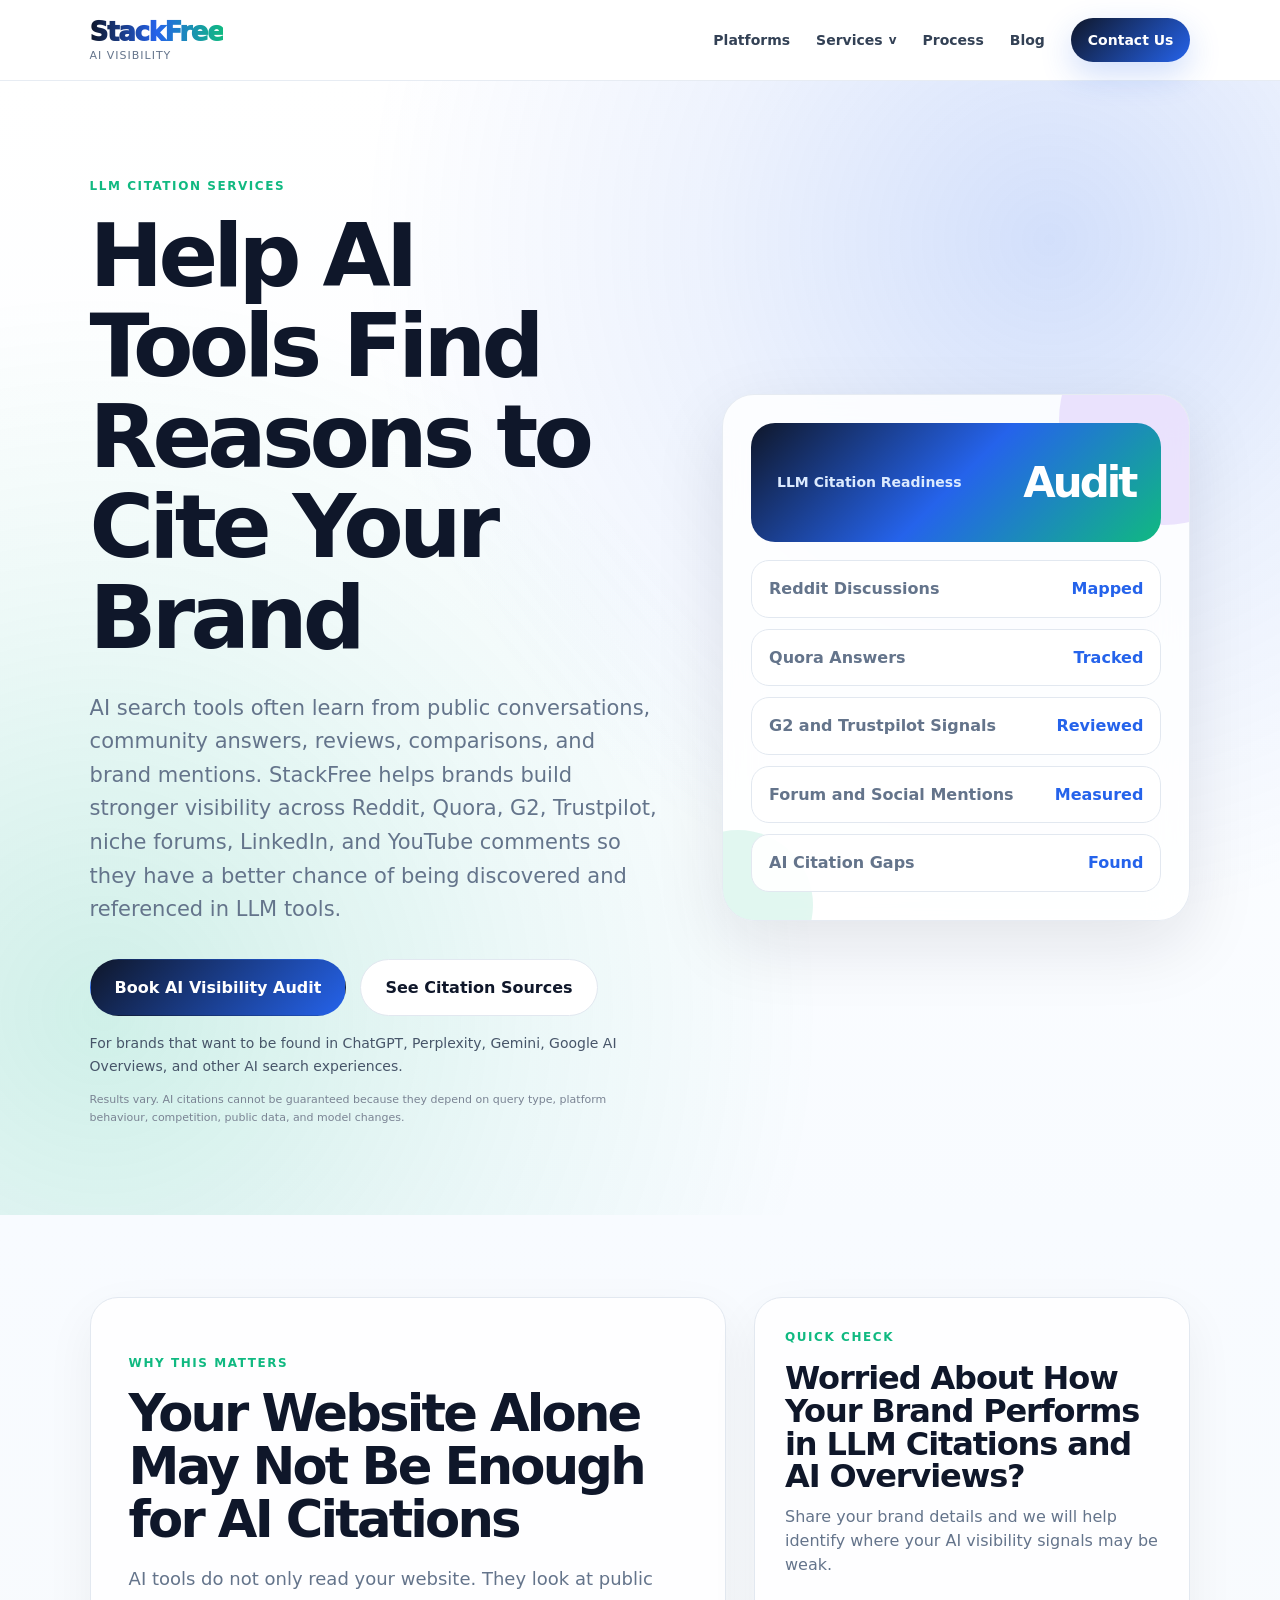
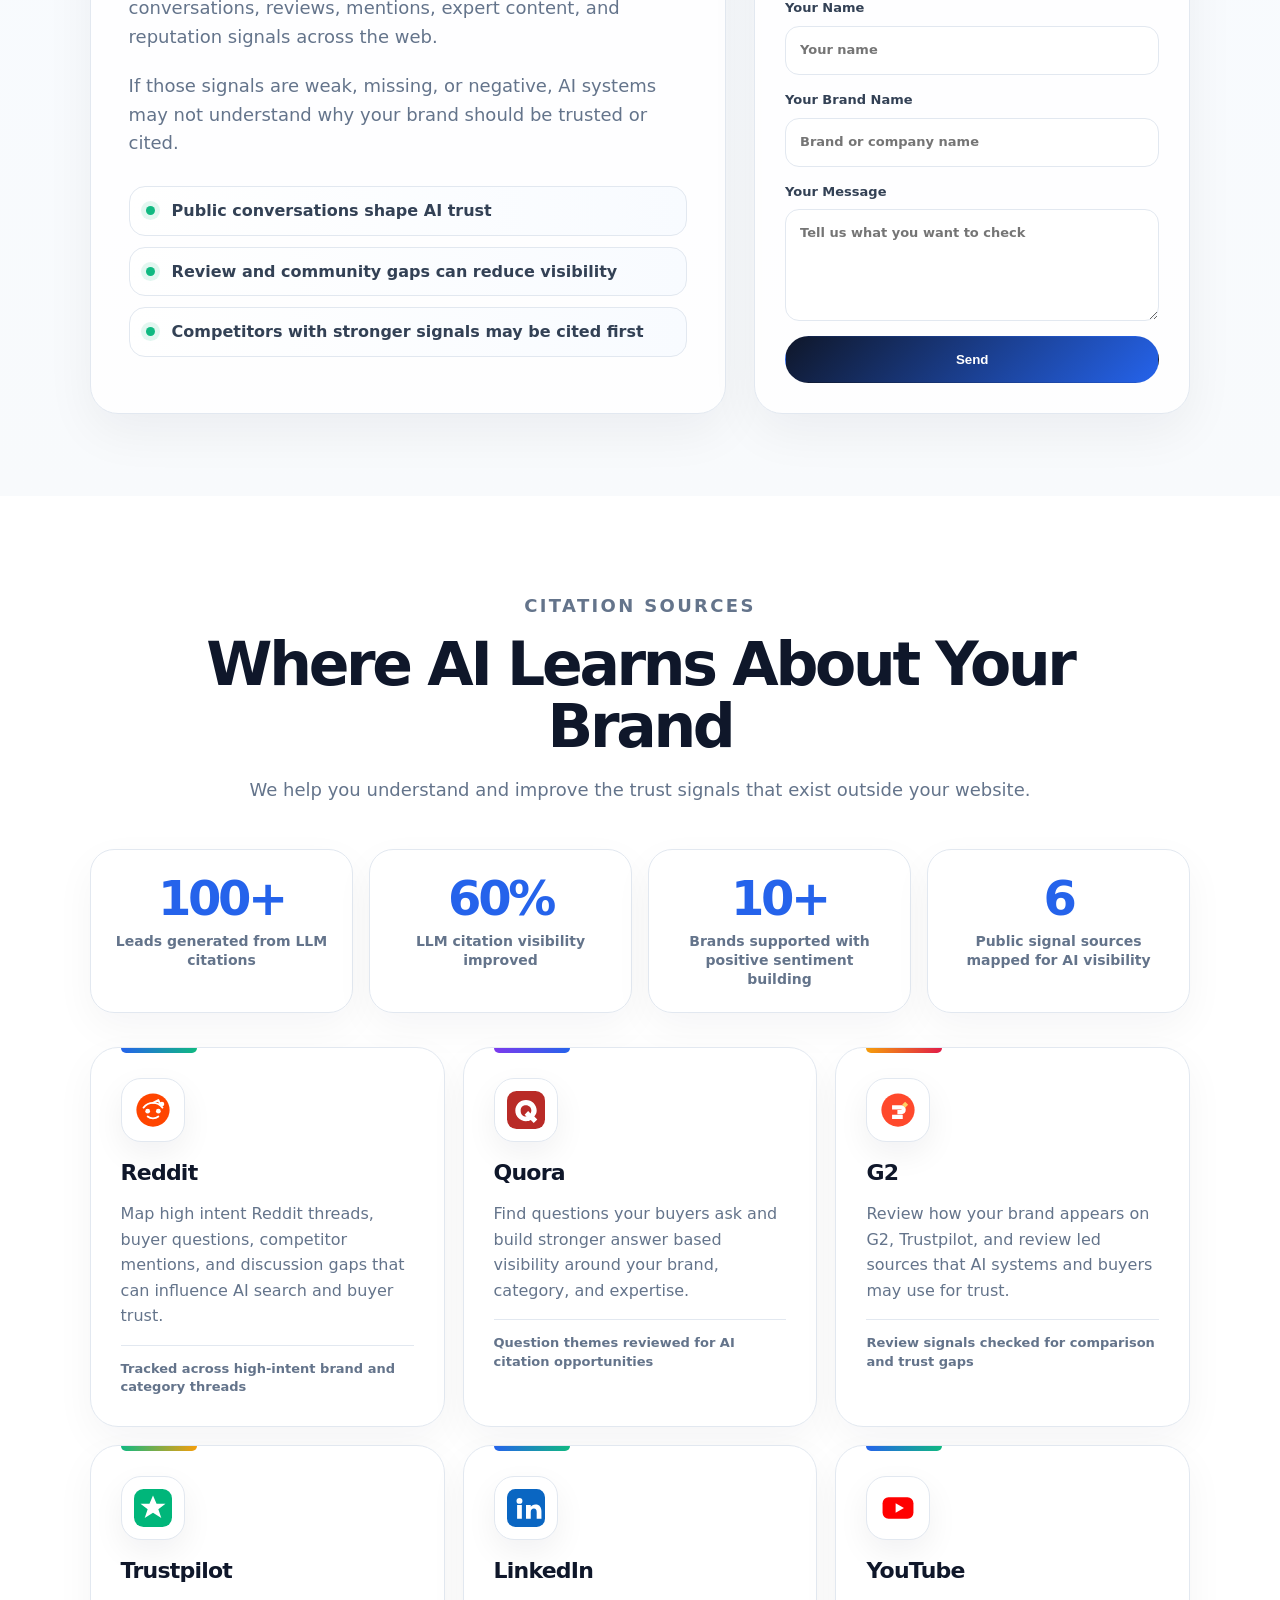
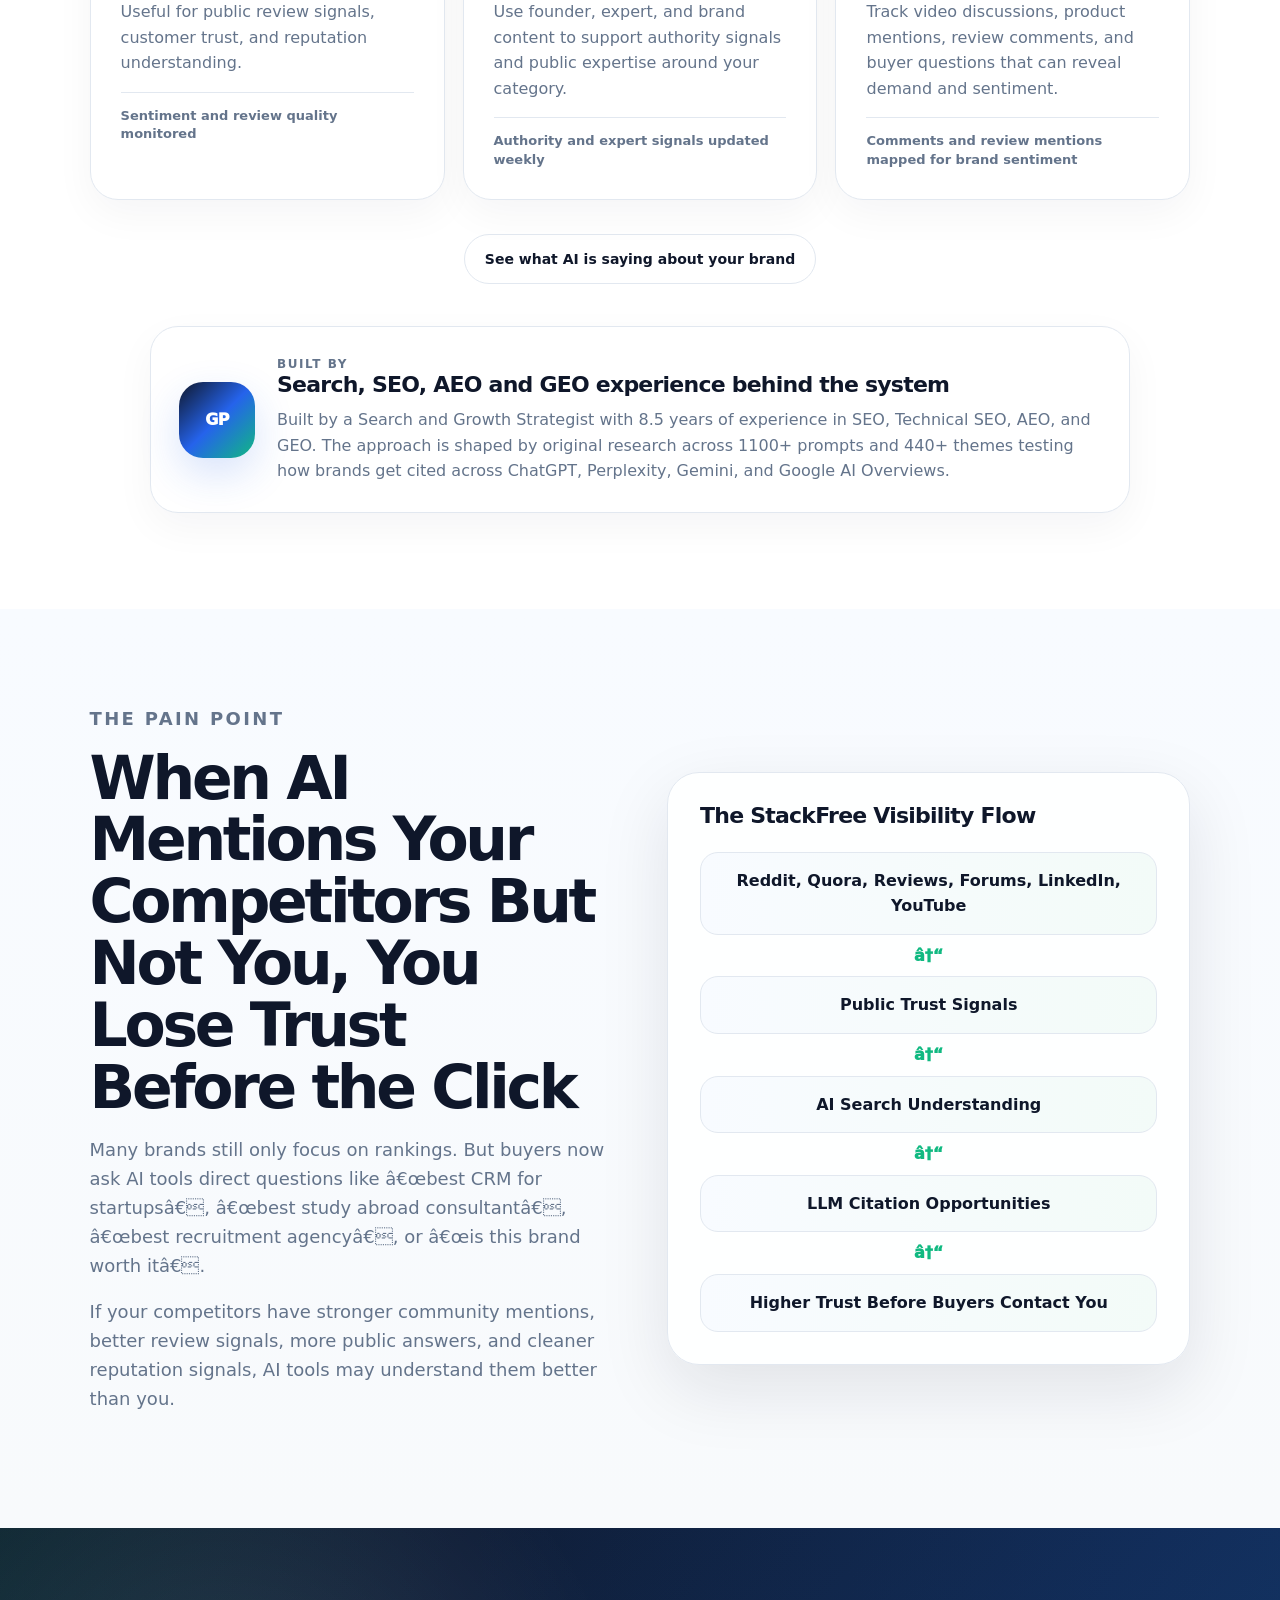
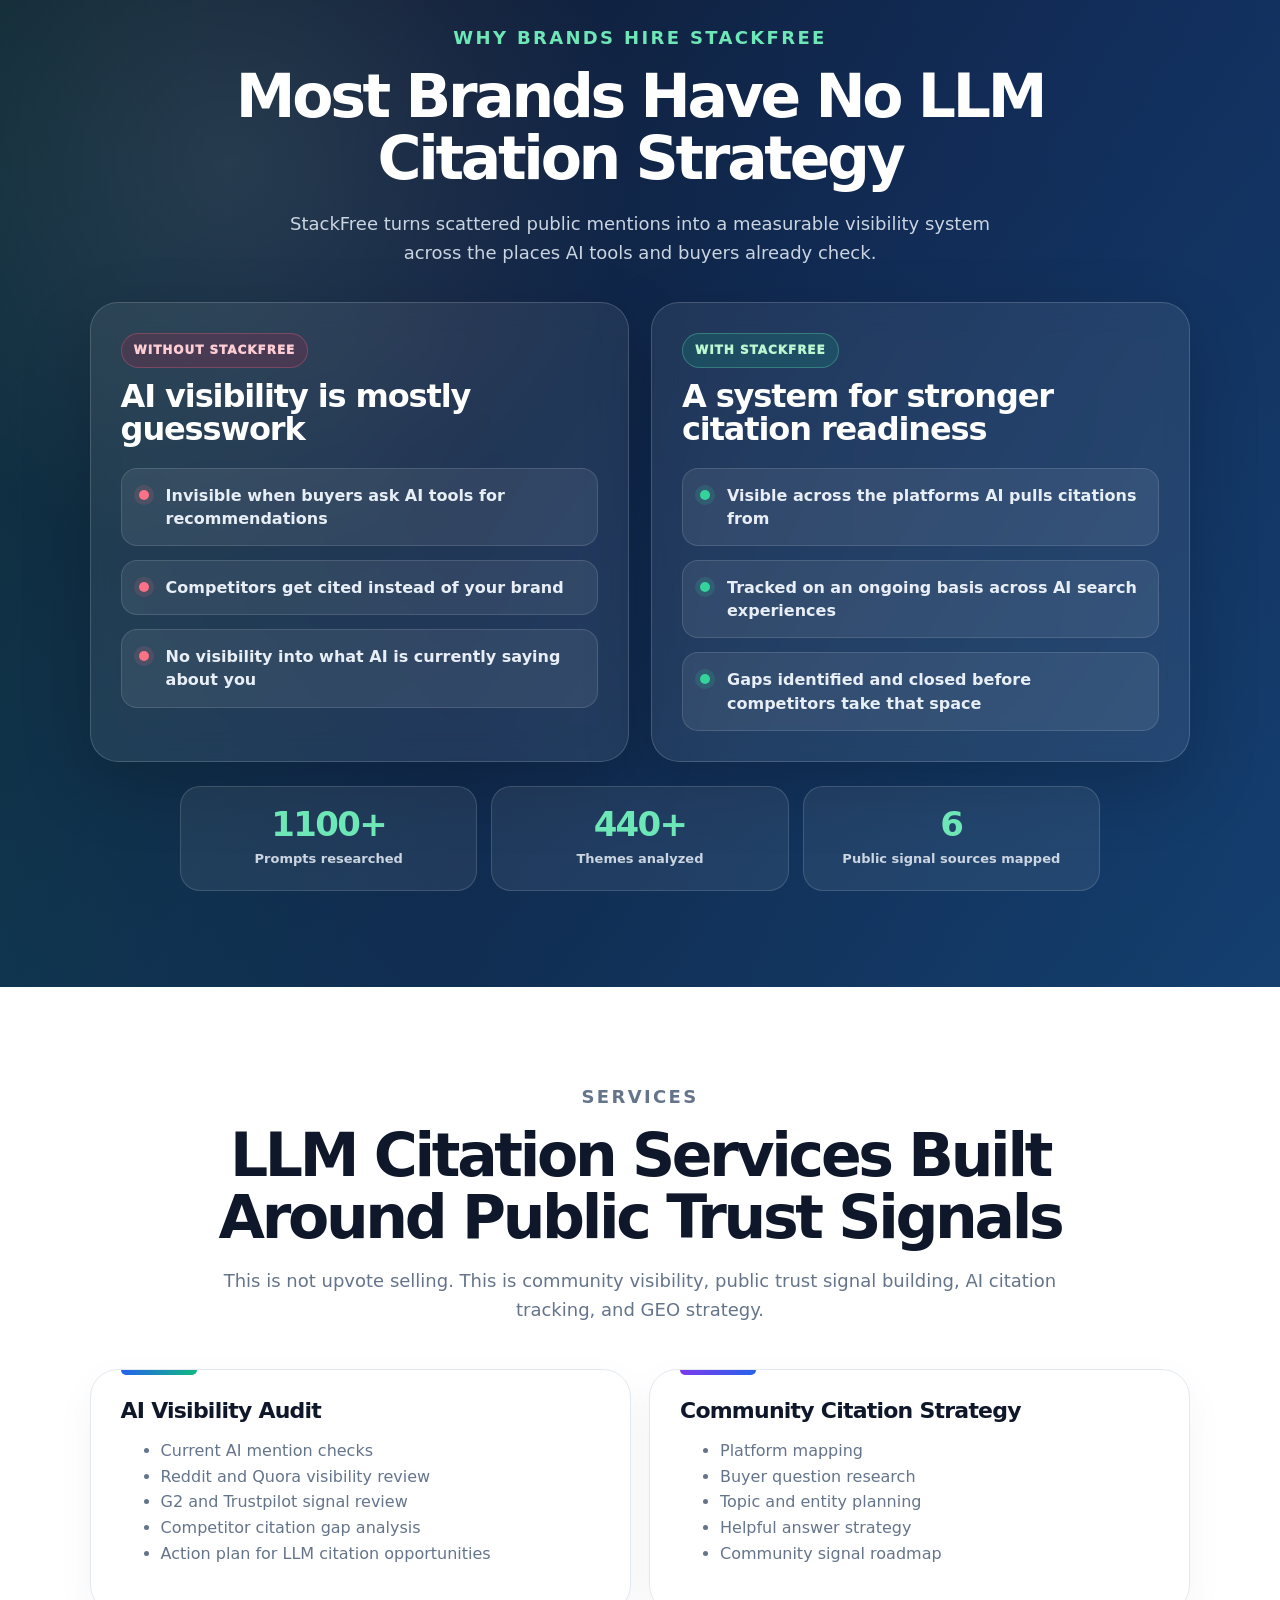
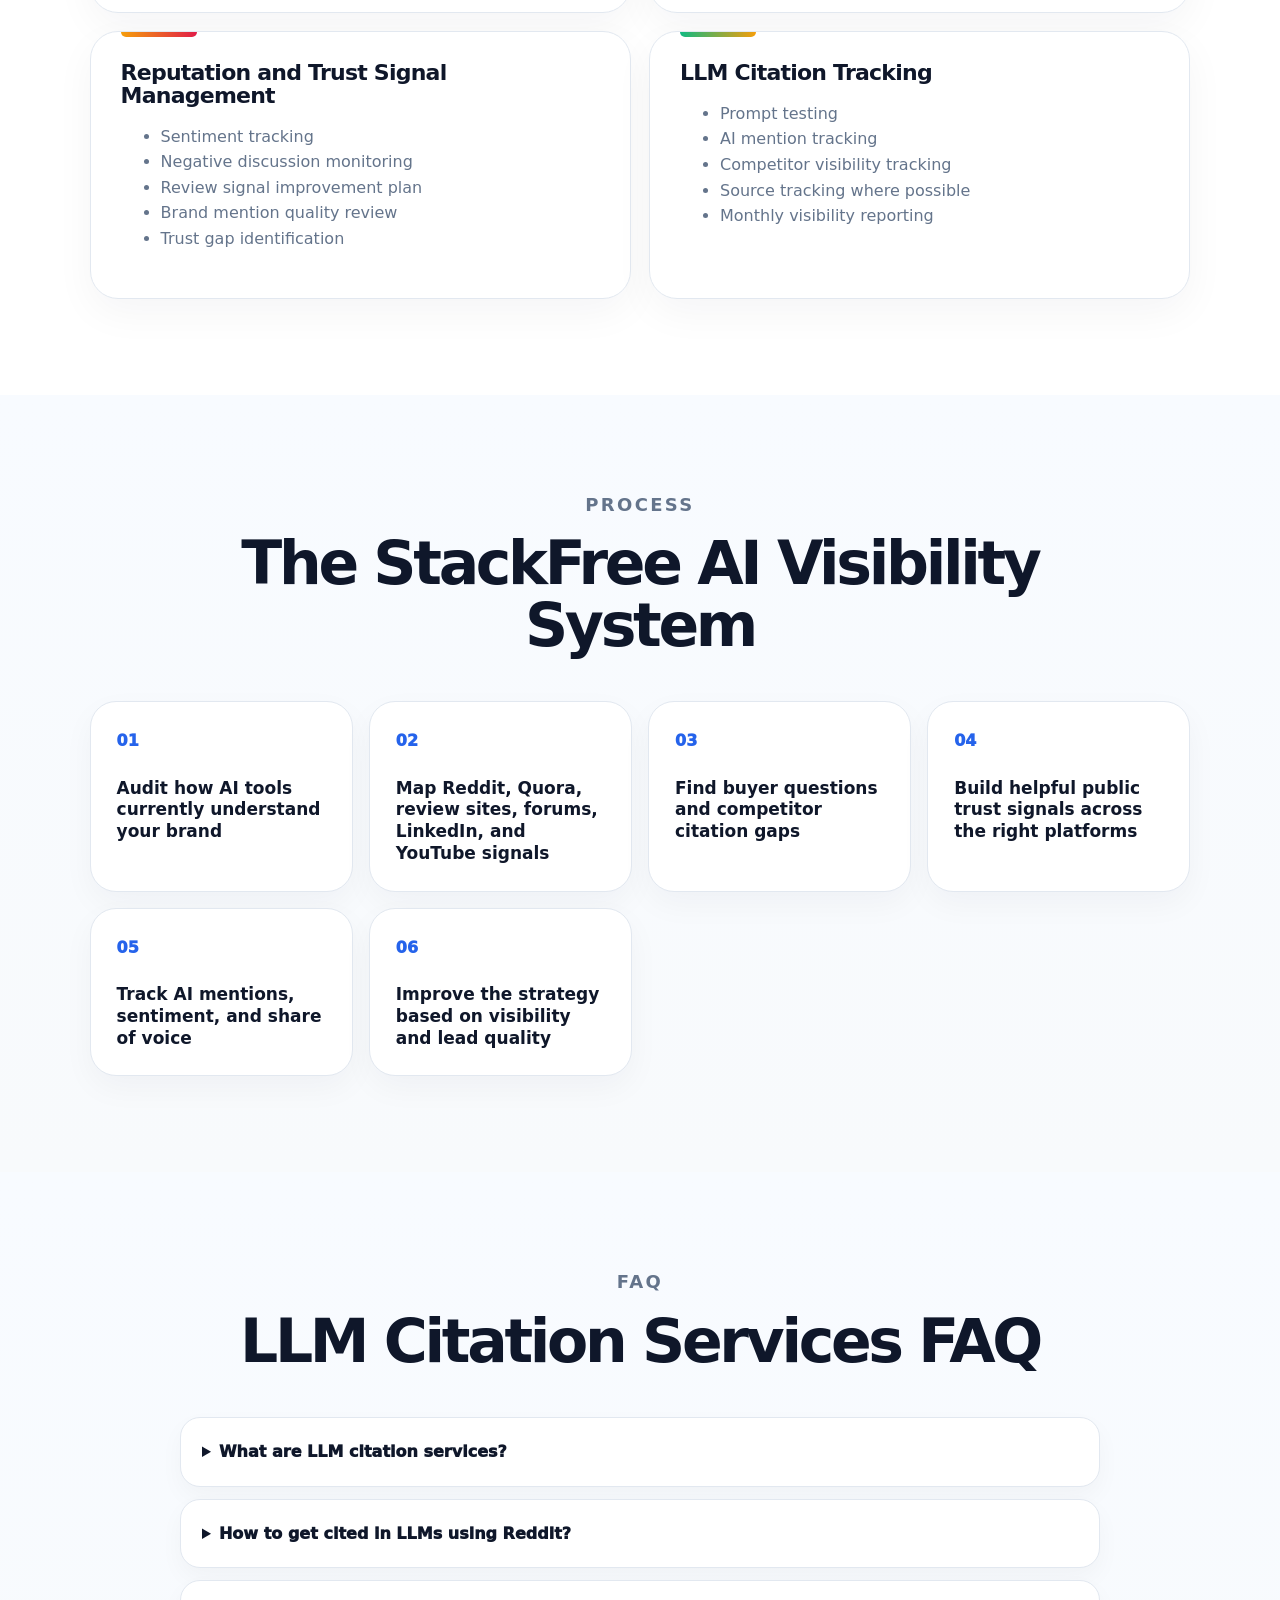
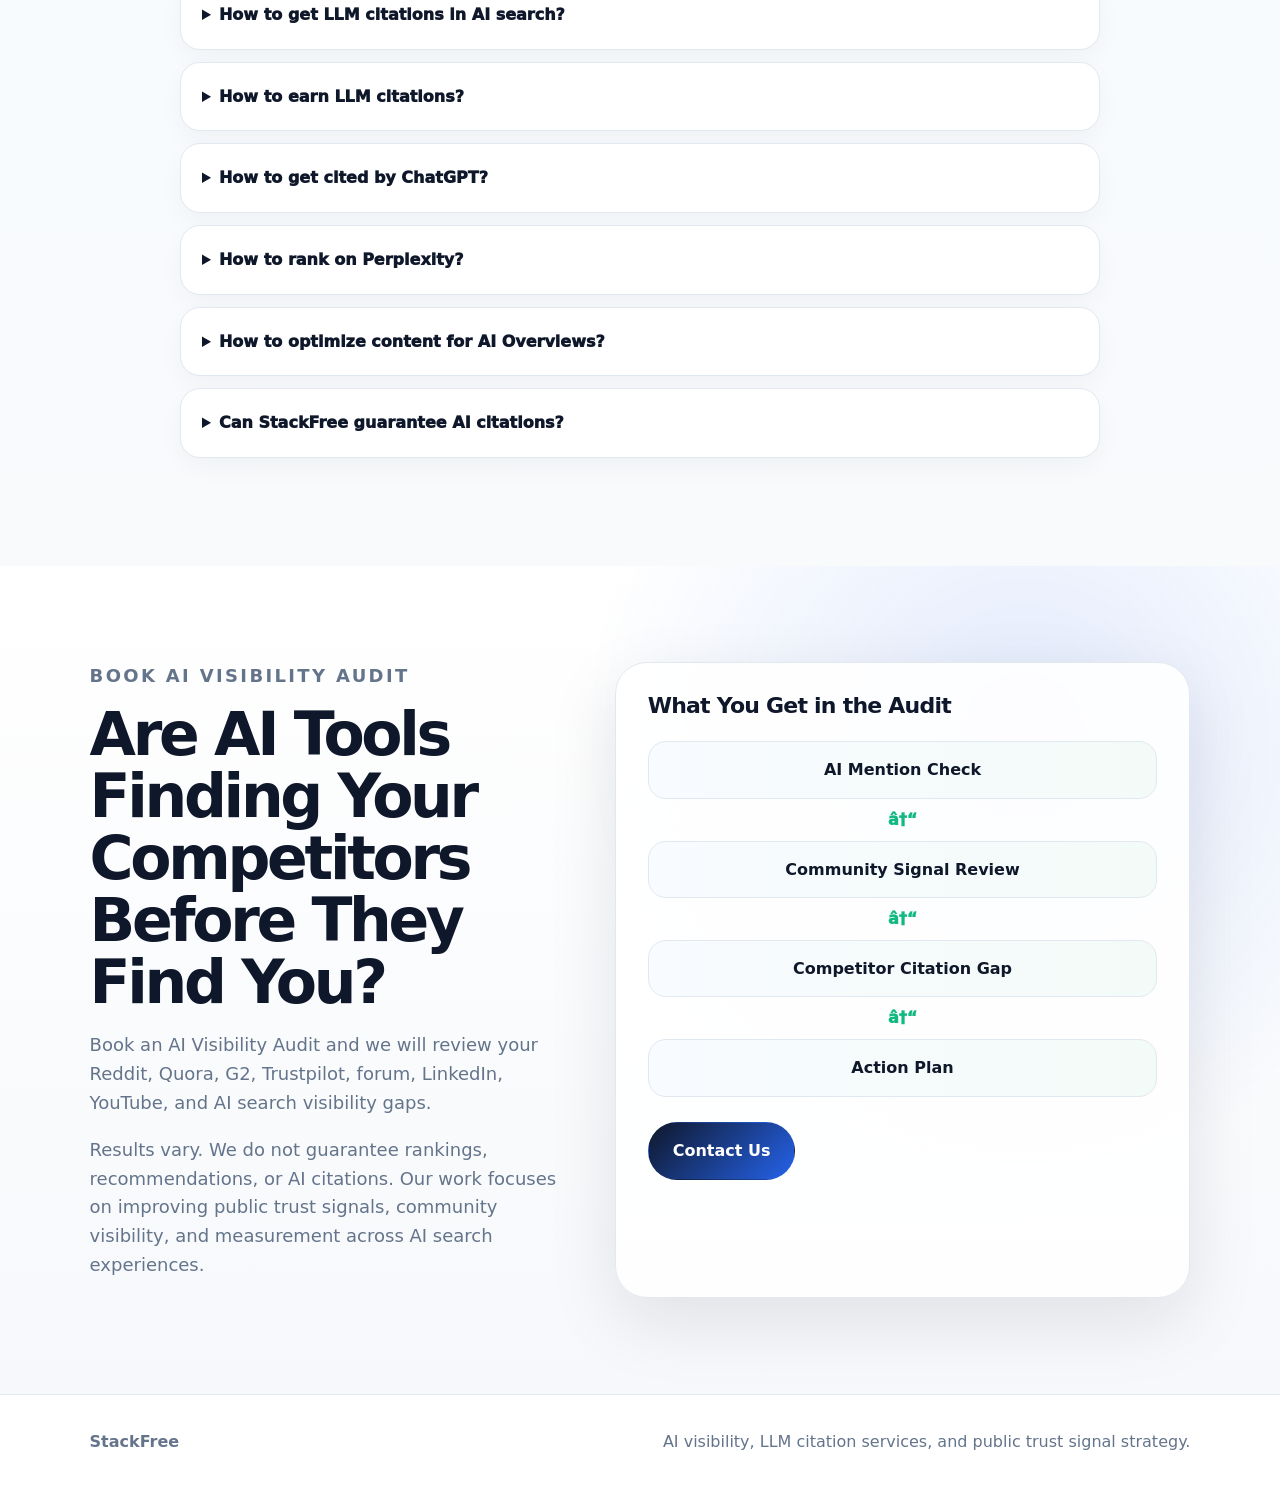
<file: index.html>
﻿<!DOCTYPE html>
<html lang="en">
<head>
  <meta charset="UTF-8" />
  <meta name="viewport" content="width=device-width, initial-scale=1.0" />

  <title>LLM Citation Services | AI Visibility Through Reddit, Quora & Review Signals</title>
  <meta name="description" content="LLM citation services for brands that want better AI visibility through Reddit, Quora, G2, Trustpilot, niche forums, LinkedIn, YouTube comments, and public trust signals." />
  <link rel="canonical" href="https://stackfree.io/" />

  <meta property="og:title" content="LLM Citation Services for AI Visibility" />
  <meta property="og:description" content="Improve AI visibility through Reddit, Quora, reviews, forums, LinkedIn, YouTube comments, and public trust signals." />
  <meta property="og:type" content="website" />

  <script type="application/ld+json">
  {
    "@context": "https://schema.org",
    "@type": "Service",
    "name": "LLM Citation Services",
    "description": "AI visibility and LLM citation services using Reddit, Quora, G2, Trustpilot, niche forums, LinkedIn, YouTube comments, and public trust signals.",
    "provider": {
      "@type": "Organization",
      "name": "StackFree"
    },
    "areaServed": "Global",
    "serviceType": "AI Visibility and LLM Citation Services"
  }
  </script>


  <script type="application/ld+json">
  {
    "@context": "https://schema.org",
    "@type": "Organization",
    "name": "StackFree",
    "url": "https://stackfree.io/",
    "founder": {
      "@type": "Person",
      "name": "Gaurav Prakash"
    },
    "sameAs": [
      "https://blog.growth-os.org/"
    ]
  }
  </script>
  <link rel="stylesheet" href="assets/styles.css" />
  <meta name="google-site-verification" content="O3pyVHzMZ2tdQa65YSdtOeG7uRR-bGWQsX9on-8LMb0" />
</head>

<body>
  <header class="site-header">
    <a class="logo" href="index.html">
      <span>StackFree</span>
      <small>AI Visibility</small>
    </a>
    <nav class="nav">
      <a href="#platforms">Platforms</a>
      <div class="services-menu" data-services-menu>
        <button class="services-toggle" type="button" aria-expanded="false" aria-controls="services-dropdown">
          Services
          <span aria-hidden="true">v</span>
        </button>
        <div class="services-dropdown" id="services-dropdown">
          <a href="#services">AI Citation Services</a>
          <a href="online-reputation-management.html">Online Reputation Management</a>
          <a href="negative-review-removal.html">Negative Review Removal</a>
        </div>
      </div>
      <a href="#process">Process</a>
      <a href="https://blog.growth-os.org/">Blog</a>
      <a href="contact.html" class="nav-cta">Contact Us</a>
    </nav>
  </header>

  <main>
    <section class="hero">
      <div class="hero-copy">
        <p class="eyebrow">LLM Citation Services</p>
        <h1>Help AI Tools Find Reasons to Cite Your Brand</h1>
        <p class="lead">
          AI search tools often learn from public conversations, community answers, reviews, comparisons, and brand mentions. StackFree helps brands build stronger visibility across Reddit, Quora, G2, Trustpilot, niche forums, LinkedIn, and YouTube comments so they have a better chance of being discovered and referenced in LLM tools.
        </p>
        <div class="hero-actions">
          <a class="btn primary" href="contact.html">Book AI Visibility Audit</a>
          <a class="btn secondary" href="#platforms">See Citation Sources</a>
        </div>
        <p class="trust-line">For brands that want to be found in ChatGPT, Perplexity, Gemini, Google AI Overviews, and other AI search experiences.</p>
        <p class="tiny-note">Results vary. AI citations cannot be guaranteed because they depend on query type, platform behaviour, competition, public data, and model changes.</p>
      </div>

      <div class="dashboard-card">
        <div class="dash-head">
          <span>LLM Citation Readiness</span>
          <strong>Audit</strong>
        </div>
        <div class="metric"><span>Reddit Discussions</span><b>Mapped</b></div>
        <div class="metric"><span>Quora Answers</span><b>Tracked</b></div>
        <div class="metric"><span>G2 and Trustpilot Signals</span><b>Reviewed</b></div>
        <div class="metric"><span>Forum and Social Mentions</span><b>Measured</b></div>
        <div class="metric"><span>AI Citation Gaps</span><b>Found</b></div>
      </div>
    </section>

    <section class="section soft why-cta-section">
      <div class="why-cta-grid">
        <div class="why-copy-panel">
          <p class="eyebrow">Why This Matters</p>
          <h2>Your Website Alone May Not Be Enough for AI Citations</h2>
          <p>
            AI tools do not only read your website. They look at public conversations, reviews, mentions, expert content, and reputation signals across the web.
          </p>
          <p>
            If those signals are weak, missing, or negative, AI systems may not understand why your brand should be trusted or cited.
          </p>
          <div class="why-signal-list">
            <span>Public conversations shape AI trust</span>
            <span>Review and community gaps can reduce visibility</span>
            <span>Competitors with stronger signals may be cited first</span>
          </div>
        </div>

        <form class="mini-audit-form" action="https://formsubmit.co/gauravprakash844@gmail.com" method="POST">
          <input type="hidden" name="_subject" value="New StackFree LLM Citation Concern" />
          <input type="hidden" name="_template" value="table" />
          <input type="hidden" name="_captcha" value="false" />
          <input type="hidden" name="form_source" value="Why This Matters CTA" />

          <div class="mini-form-head">
            <p class="eyebrow">Quick Check</p>
            <h3>Worried About How Your Brand Performs in LLM Citations and AI Overviews?</h3>
            <p>Share your brand details and we will help identify where your AI visibility signals may be weak.</p>
          </div>

          <label>Your Name
            <input name="name" required placeholder="Your name" />
          </label>

          <label>Your Brand Name
            <input name="brand_name" required placeholder="Brand or company name" />
          </label>

          <label>Your Message
            <textarea name="message" rows="4" placeholder="Tell us what you want to check"></textarea>
          </label>

          <button class="btn primary full-btn" type="submit">Send</button>
        </form>
      </div>
    </section>

    <section class="section" id="platforms">
      <div class="section-head">
        <p class="eyebrow">Citation Sources</p>
        <h2>Where AI Learns About Your Brand</h2>
        <p>
          We help you understand and improve the trust signals that exist outside your website.
        </p>
      </div>

      <div class="results-strip">
        <div class="result-item">
          <strong>100+</strong>
          <span>Leads generated from LLM citations</span>
        </div>
        <div class="result-item">
          <strong>60%</strong>
          <span>LLM citation visibility improved</span>
        </div>
        <div class="result-item">
          <strong>10+</strong>
          <span>Brands supported with positive sentiment building</span>
        </div>
        <div class="result-item">
          <strong>6</strong>
          <span>Public signal sources mapped for AI visibility</span>
        </div>
      </div>

      <div class="card-grid three platform-cards">
        <article class="card">
          <div class="icon-pill logo-icon"><img src="assets/icons/reddit.svg" alt="Reddit logo" /></div>
          <h3>Reddit</h3>
          <p>Map high intent Reddit threads, buyer questions, competitor mentions, and discussion gaps that can influence AI search and buyer trust.</p>
          <small class="card-signal">Tracked across high-intent brand and category threads</small>
        </article>

        <article class="card">
          <div class="icon-pill logo-icon"><img src="assets/icons/quora.svg" alt="Quora logo" /></div>
          <h3>Quora</h3>
          <p>Find questions your buyers ask and build stronger answer based visibility around your brand, category, and expertise.</p>
          <small class="card-signal">Question themes reviewed for AI citation opportunities</small>
        </article>

        <article class="card">
          <div class="icon-pill logo-icon"><img src="assets/icons/g2.svg" alt="G2 logo" /></div>
          <h3>G2</h3>
          <p>Review how your brand appears on G2, Trustpilot, and review led sources that AI systems and buyers may use for trust.</p>
          <small class="card-signal">Review signals checked for comparison and trust gaps</small>
        </article>

        <article class="card">
          <div class="icon-pill logo-icon"><img src="assets/icons/trustpilot.svg" alt="Trustpilot logo" /></div>
          <h3>Trustpilot</h3>
          <p>Useful for public review signals, customer trust, and reputation understanding.</p>
          <small class="card-signal">Sentiment and review quality monitored</small>
        </article>

        <article class="card">
          <div class="icon-pill logo-icon"><img src="assets/icons/linkedin.svg" alt="LinkedIn logo" /></div>
          <h3>LinkedIn</h3>
          <p>Use founder, expert, and brand content to support authority signals and public expertise around your category.</p>
          <small class="card-signal">Authority and expert signals updated weekly</small>
        </article>

        <article class="card">
          <div class="icon-pill logo-icon"><img src="assets/icons/youtube.svg" alt="YouTube logo" /></div>
          <h3>YouTube</h3>
          <p>Track video discussions, product mentions, review comments, and buyer questions that can reveal demand and sentiment.</p>
          <small class="card-signal">Comments and review mentions mapped for brand sentiment</small>
        </article>
      </div>

      <div class="platform-bottom-cta">
        <a class="btn secondary" href="#audit">See what AI is saying about your brand</a>
      </div>

      <div class="built-by-block">
        <div class="headshot-placeholder">GP</div>
        <div>
          <p class="eyebrow">Built by</p>
          <h3>Search, SEO, AEO and GEO experience behind the system</h3>
          <p>
            Built by a Search and Growth Strategist with 8.5 years of experience in SEO, Technical SEO, AEO, and GEO. The approach is shaped by original research across 1100+ prompts and 440+ themes testing how brands get cited across ChatGPT, Perplexity, Gemini, and Google AI Overviews.
          </p>
        </div>
      </div>
    </section>

    <section class="section soft">
      <div class="split">
        <div>
          <p class="eyebrow">The Pain Point</p>
          <h2>When AI Mentions Your Competitors But Not You, You Lose Trust Before the Click</h2>
          <p>
            Many brands still only focus on rankings. But buyers now ask AI tools direct questions like â€œbest CRM for startupsâ€, â€œbest study abroad consultantâ€, â€œbest recruitment agencyâ€, or â€œis this brand worth itâ€.
          </p>
          <p>
            If your competitors have stronger community mentions, better review signals, more public answers, and cleaner reputation signals, AI tools may understand them better than you.
          </p>
        </div>

        <div class="flow-card">
          <h3>The StackFree Visibility Flow</h3>
          <div class="flow-step">Reddit, Quora, Reviews, Forums, LinkedIn, YouTube</div>
          <div class="flow-arrow">â†“</div>
          <div class="flow-step">Public Trust Signals</div>
          <div class="flow-arrow">â†“</div>
          <div class="flow-step">AI Search Understanding</div>
          <div class="flow-arrow">â†“</div>
          <div class="flow-step">LLM Citation Opportunities</div>
          <div class="flow-arrow">â†“</div>
          <div class="flow-step">Higher Trust Before Buyers Contact You</div>
        </div>
      </div>
    </section>

    <section class="section dark contrast-section" id="audit">
      <div class="section-head contrast-head">
        <p class="eyebrow">Why Brands Hire StackFree</p>
        <h2>Most Brands Have No LLM Citation Strategy</h2>
        <p>
          StackFree turns scattered public mentions into a measurable visibility system across the places AI tools and buyers already check.
        </p>
      </div>

      <div class="before-after" aria-label="StackFree visibility comparison">
        <article class="compare-panel danger-box">
          <span class="compare-kicker">Without StackFree</span>
          <h3>AI visibility is mostly guesswork</h3>
          <ul class="contrast-list">
            <li>Invisible when buyers ask AI tools for recommendations</li>
            <li>Competitors get cited instead of your brand</li>
            <li>No visibility into what AI is currently saying about you</li>
          </ul>
        </article>

        <article class="compare-panel success-box">
          <span class="compare-kicker">With StackFree</span>
          <h3>A system for stronger citation readiness</h3>
          <ul class="contrast-list">
            <li>Visible across the platforms AI pulls citations from</li>
            <li>Tracked on an ongoing basis across AI search experiences</li>
            <li>Gaps identified and closed before competitors take that space</li>
          </ul>
        </article>
      </div>

      <div class="trust-proof-row">
        <div><strong>1100+</strong><span>Prompts researched</span></div>
        <div><strong>440+</strong><span>Themes analyzed</span></div>
        <div><strong>6</strong><span>Public signal sources mapped</span></div>
      </div>
    </section>

    <section class="section" id="services">
      <div class="section-head">
        <p class="eyebrow">Services</p>
        <h2>LLM Citation Services Built Around Public Trust Signals</h2>
        <p>This is not upvote selling. This is community visibility, public trust signal building, AI citation tracking, and GEO strategy.</p>
      </div>

      <div class="card-grid two">
        <article class="card">
          <h3>AI Visibility Audit</h3>
          <ul>
            <li>Current AI mention checks</li>
            <li>Reddit and Quora visibility review</li>
            <li>G2 and Trustpilot signal review</li>
            <li>Competitor citation gap analysis</li>
            <li>Action plan for LLM citation opportunities</li>
          </ul>
        </article>

        <article class="card">
          <h3>Community Citation Strategy</h3>
          <ul>
            <li>Platform mapping</li>
            <li>Buyer question research</li>
            <li>Topic and entity planning</li>
            <li>Helpful answer strategy</li>
            <li>Community signal roadmap</li>
          </ul>
        </article>

        <article class="card">
          <h3>Reputation and Trust Signal Management</h3>
          <ul>
            <li>Sentiment tracking</li>
            <li>Negative discussion monitoring</li>
            <li>Review signal improvement plan</li>
            <li>Brand mention quality review</li>
            <li>Trust gap identification</li>
          </ul>
        </article>

        <article class="card">
          <h3>LLM Citation Tracking</h3>
          <ul>
            <li>Prompt testing</li>
            <li>AI mention tracking</li>
            <li>Competitor visibility tracking</li>
            <li>Source tracking where possible</li>
            <li>Monthly visibility reporting</li>
          </ul>
        </article>
      </div>
    </section>

    <section class="section soft" id="process">
      <div class="section-head">
        <p class="eyebrow">Process</p>
        <h2>The StackFree AI Visibility System</h2>
      </div>

      <div class="steps">
        <div><span>01</span><p>Audit how AI tools currently understand your brand</p></div>
        <div><span>02</span><p>Map Reddit, Quora, review sites, forums, LinkedIn, and YouTube signals</p></div>
        <div><span>03</span><p>Find buyer questions and competitor citation gaps</p></div>
        <div><span>04</span><p>Build helpful public trust signals across the right platforms</p></div>
        <div><span>05</span><p>Track AI mentions, sentiment, and share of voice</p></div>
        <div><span>06</span><p>Improve the strategy based on visibility and lead quality</p></div>
      </div>
    </section>

    <section class="section soft" id="faq">
      <div class="section-head">
        <p class="eyebrow">FAQ</p>
        <h2>LLM Citation Services FAQ</h2>
      </div>

      <div class="faq">
        <details>
          <summary>What are LLM citation services?</summary>
          <p>LLM citation services help brands improve AI visibility by strengthening public trust signals across Reddit, Quora, reviews, forums, and other public platforms.</p>
        </details>

        <details>
          <summary>How to get cited in LLMs using Reddit?</summary>
          <p>Build helpful discussions and strong brand signals on Reddit. AI tools often use public conversations and recommendations to understand brands and topics.</p>
        </details>

        <details>
          <summary>How to get LLM citations in AI search?</summary>
          <p>Create useful content, build authority, earn public mentions, and strengthen trust signals across communities, reviews, and discussion platforms.</p>
        </details>

        <details>
          <summary>How to earn LLM citations?</summary>
          <p>Earn citations by becoming a trusted source through expertise, quality content, public discussions, reviews, and strong brand authority.</p>
        </details>

        <details>
          <summary>How to get cited by ChatGPT?</summary>
          <p>There is no guaranteed way to get cited by ChatGPT. Brands can improve their chances by building helpful content and strong public trust signals.</p>
        </details>

        <details>
          <summary>How to rank on Perplexity?</summary>
          <p>Perplexity often cites sources that are useful, trustworthy, and easy to understand. Focus on authority, helpful content, and public mentions.</p>
        </details>

        <details>
          <summary>How to optimize content for AI Overviews?</summary>
          <p>Answer questions directly, use clear headings, demonstrate expertise, and create content that genuinely helps users solve problems.</p>
        </details>

        <details>
          <summary>Can StackFree guarantee AI citations?</summary>
          <p>No. AI citations cannot be guaranteed because AI systems constantly change. StackFree focuses on improving visibility signals and increasing opportunities to be discovered by AI search tools.</p>
        </details>
      </div>
    </section>

    <section class="section contact" id="contact-preview">
      <div class="contact-copy">
        <p class="eyebrow">Book AI Visibility Audit</p>
        <h2>Are AI Tools Finding Your Competitors Before They Find You?</h2>
        <p>
          Book an AI Visibility Audit and we will review your Reddit, Quora, G2, Trustpilot, forum, LinkedIn, YouTube, and AI search visibility gaps.
        </p>
        <p class="tiny-note">Results vary. We do not guarantee rankings, recommendations, or AI citations. Our work focuses on improving public trust signals, community visibility, and measurement across AI search experiences.</p>
      </div>
      <div class="flow-card">
        <h3>What You Get in the Audit</h3>
        <div class="flow-step">AI Mention Check</div>
        <div class="flow-arrow">â†“</div>
        <div class="flow-step">Community Signal Review</div>
        <div class="flow-arrow">â†“</div>
        <div class="flow-step">Competitor Citation Gap</div>
        <div class="flow-arrow">â†“</div>
        <div class="flow-step">Action Plan</div>
        <br />
        <a class="btn primary" href="contact.html">Contact Us</a>
      </div>
    </section>
  </main>

  <footer class="footer">
    <p><strong>StackFree</strong></p>
    <p>AI visibility, LLM citation services, and public trust signal strategy.</p>
  </footer>

  <script>
    const servicesMenu = document.querySelector('[data-services-menu]');
    if (servicesMenu) {
      const toggle = servicesMenu.querySelector('.services-toggle');
      toggle.addEventListener('click', () => {
        const isOpen = servicesMenu.classList.toggle('is-open');
        toggle.setAttribute('aria-expanded', String(isOpen));
      });
      document.addEventListener('click', (event) => {
        if (!servicesMenu.contains(event.target)) {
          servicesMenu.classList.remove('is-open');
          toggle.setAttribute('aria-expanded', 'false');
        }
      });
      document.addEventListener('keydown', (event) => {
        if (event.key === 'Escape') {
          servicesMenu.classList.remove('is-open');
          toggle.setAttribute('aria-expanded', 'false');
          toggle.focus();
        }
      });
    }
  </script></body>
</html>
</file>
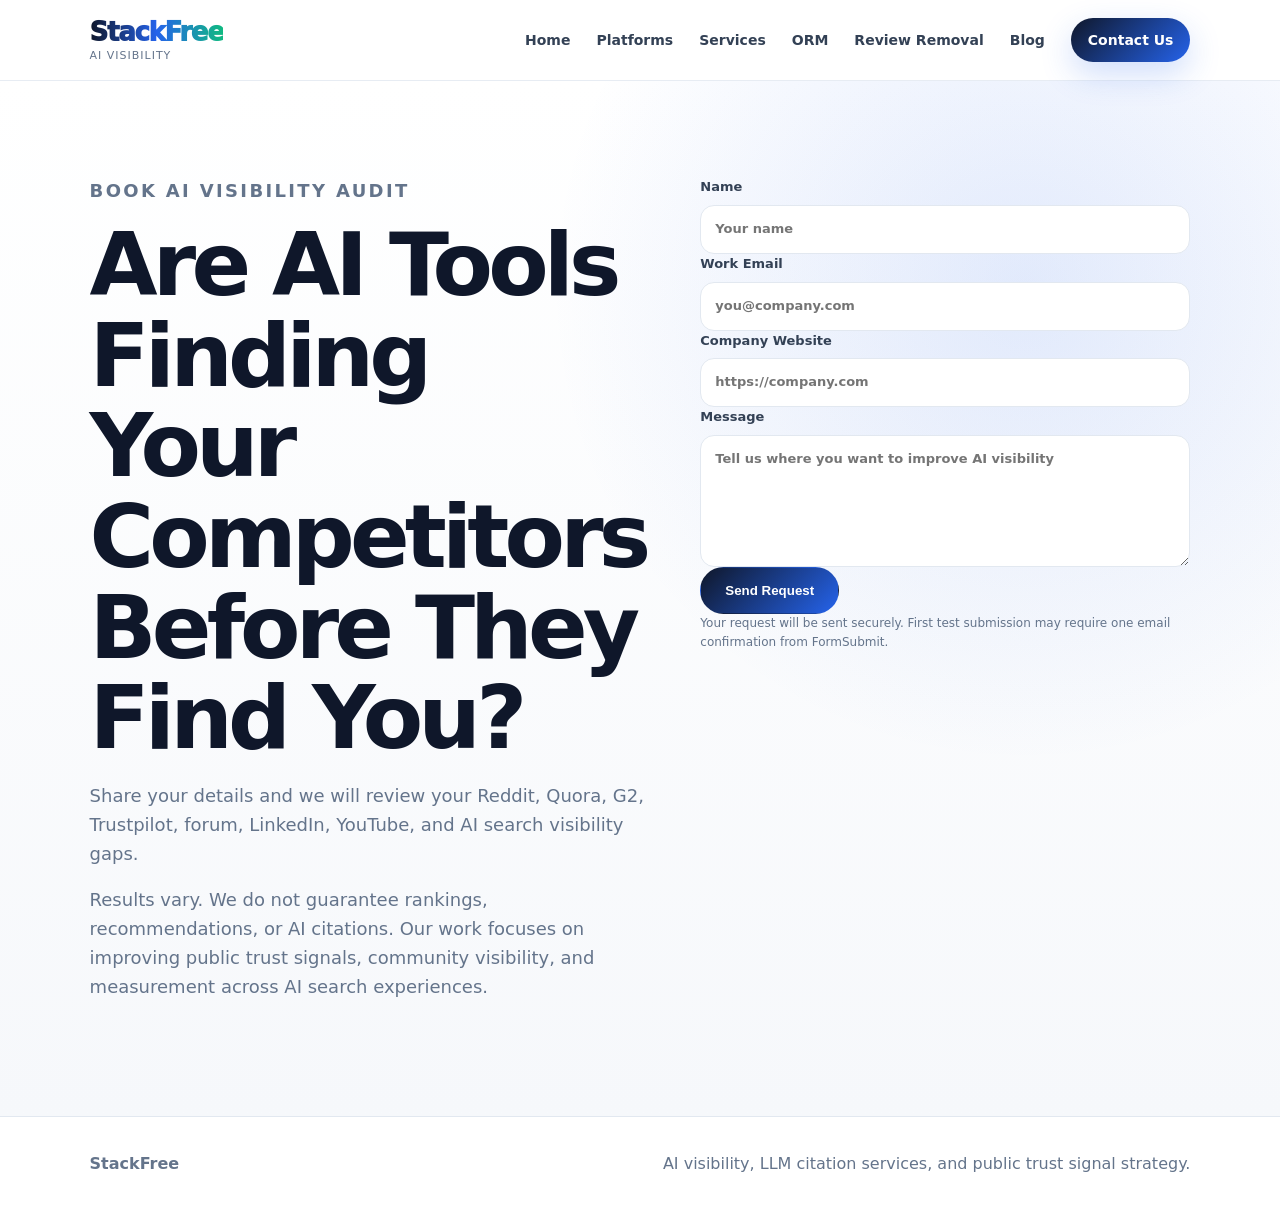
<file: contact.html>
﻿<!DOCTYPE html>
<html lang="en">
<head>
  <meta charset="UTF-8" />
  <meta name="viewport" content="width=device-width, initial-scale=1.0" />

  <title>Contact StackFree | Book AI Visibility Audit</title>
  <meta name="description" content="Contact StackFree to book an AI visibility audit for LLM citation services, Reddit, Quora, review signals, and GEO visibility." />
  <link rel="canonical" href="https://stackfree.io/contact.html" />

  <link rel="stylesheet" href="assets/styles.css" />
</head>

<body>
  <header class="site-header">
    <a class="logo" href="index.html">
      <span>StackFree</span>
      <small>AI Visibility</small>
    </a>
    <nav class="nav">
      <a href="index.html">Home</a>
      <a href="index.html#platforms">Platforms</a>
      <a href="index.html#services">Services</a>
      <a href="online-reputation-management.html">ORM</a>
            <a href="negative-review-removal.html">Review Removal</a>
<a href="https://blog.growth-os.org/">Blog</a>
      <a href="contact.html" class="nav-cta">Contact Us</a>
    </nav>
  </header>

  <main>
    <section class="section contact" id="contact">
      <div class="contact-copy">
        <p class="eyebrow">Book AI Visibility Audit</p>
        <h1>Are AI Tools Finding Your Competitors Before They Find You?</h1>
        <p>
          Share your details and we will review your Reddit, Quora, G2, Trustpilot, forum, LinkedIn, YouTube, and AI search visibility gaps.
        </p>
        <p class="tiny-note">Results vary. We do not guarantee rankings, recommendations, or AI citations. Our work focuses on improving public trust signals, community visibility, and measurement across AI search experiences.</p>
      </div>

      <form class="contact-form" action="https://formsubmit.co/gauravprakash844@gmail.com" method="POST">
        <input type="hidden" name="_subject" value="New StackFree AI Visibility Audit Request" />
        <input type="hidden" name="_template" value="table" />
        <input type="hidden" name="_captcha" value="false" />
        <input type="hidden" name="page_url" value="StackFree Contact Page" />

        <label>Name
          <input name="name" required placeholder="Your name" />
        </label>

        <label>Work Email
          <input type="email" name="email" required placeholder="you@company.com" />
        </label>

        <label>Company Website
          <input name="website" placeholder="https://company.com" />
        </label>

        <label>Message
          <textarea name="message" rows="5" placeholder="Tell us where you want to improve AI visibility"></textarea>
        </label>

        <button class="btn primary" type="submit">Send Request</button>
        <p class="form-note">Your request will be sent securely. First test submission may require one email confirmation from FormSubmit.</p>
      </form>
    </section>
  </main>

  <footer class="footer">
    <p><strong>StackFree</strong></p>
    <p>AI visibility, LLM citation services, and public trust signal strategy.</p>
  </footer>
</body>
</html>
</file>
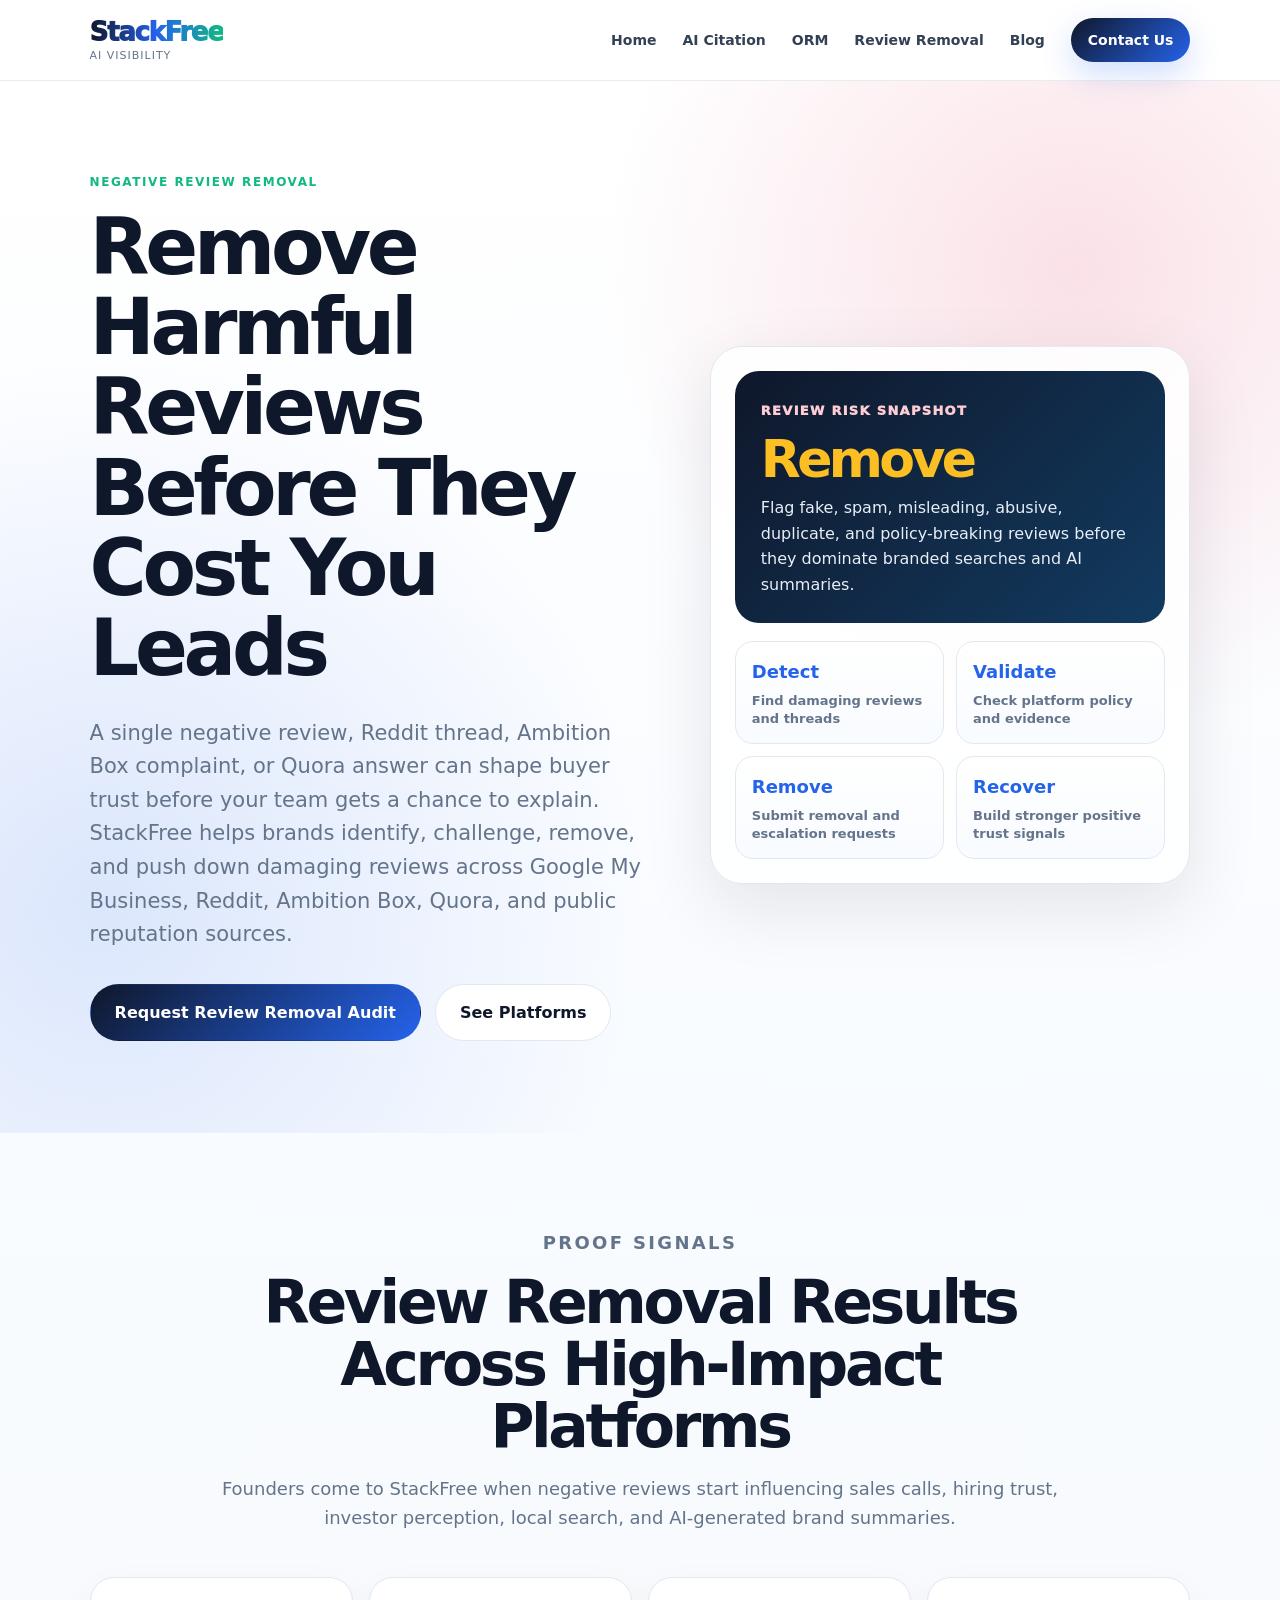
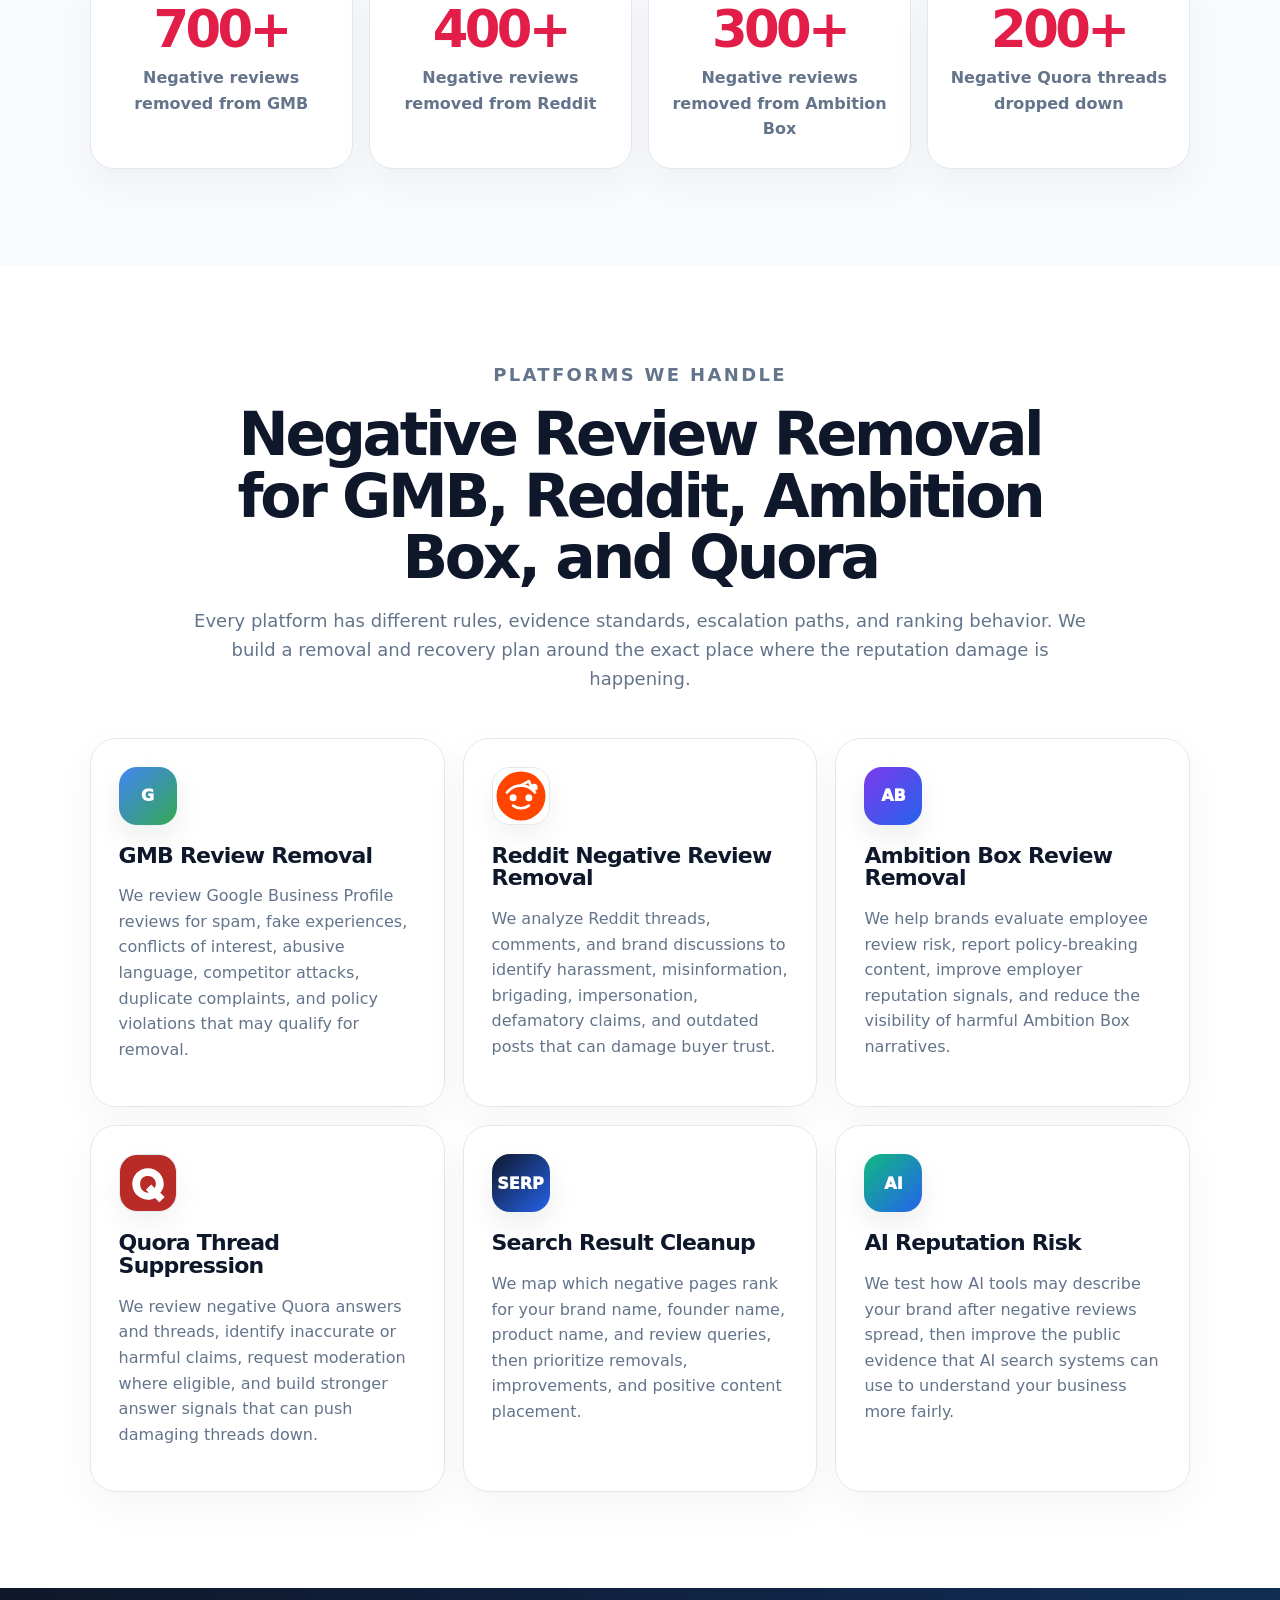
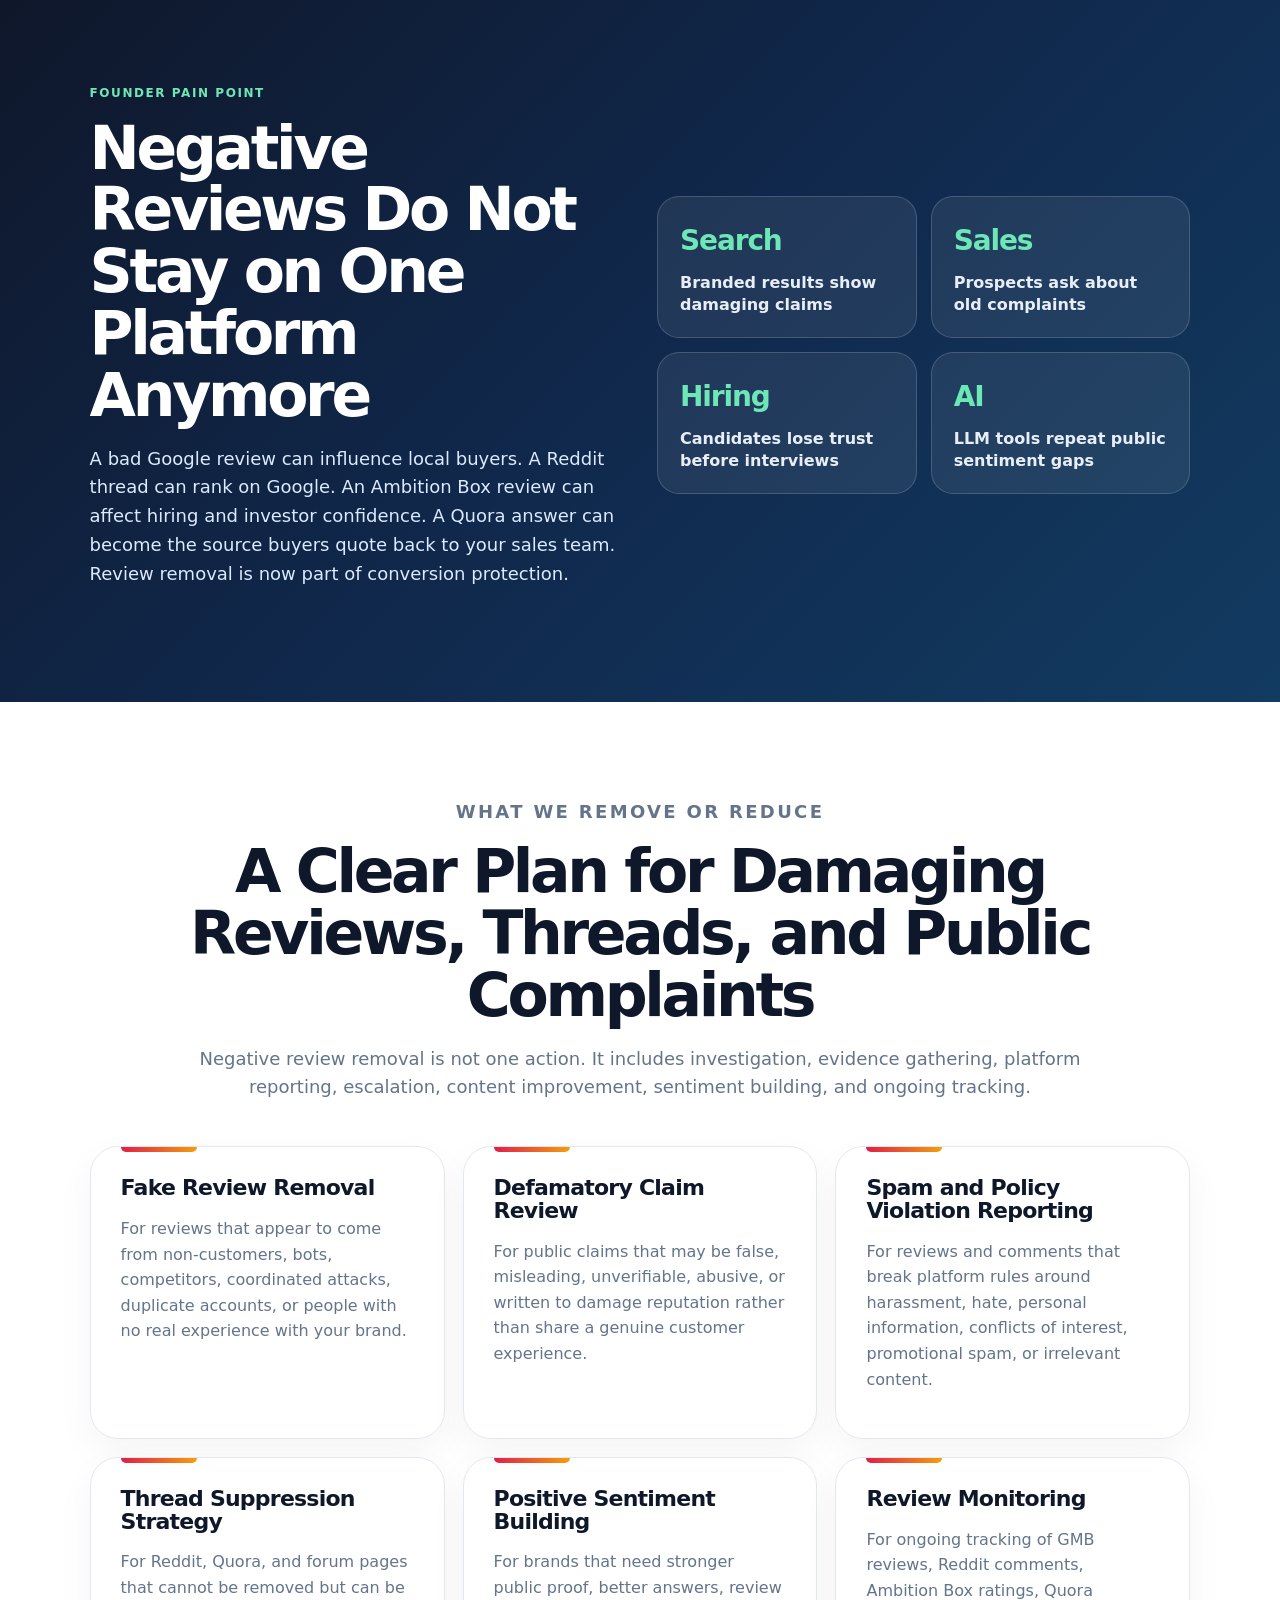
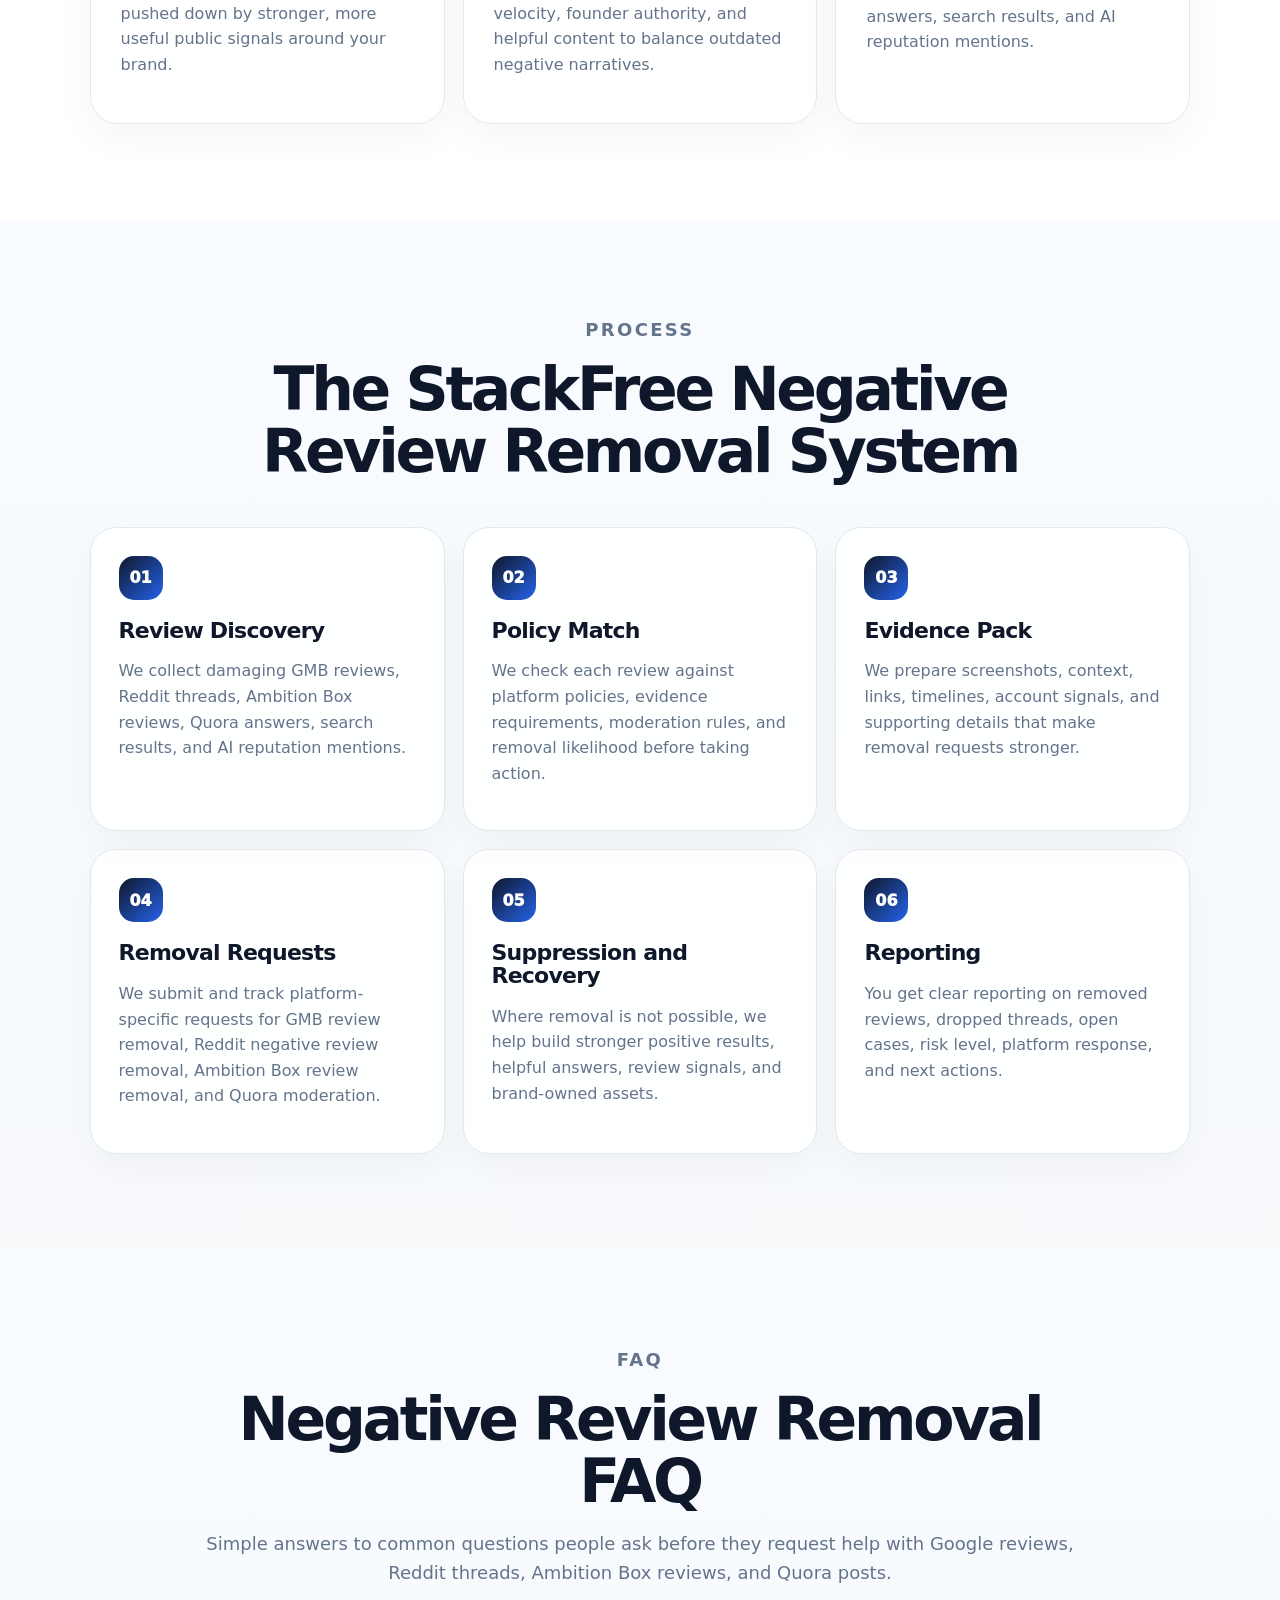
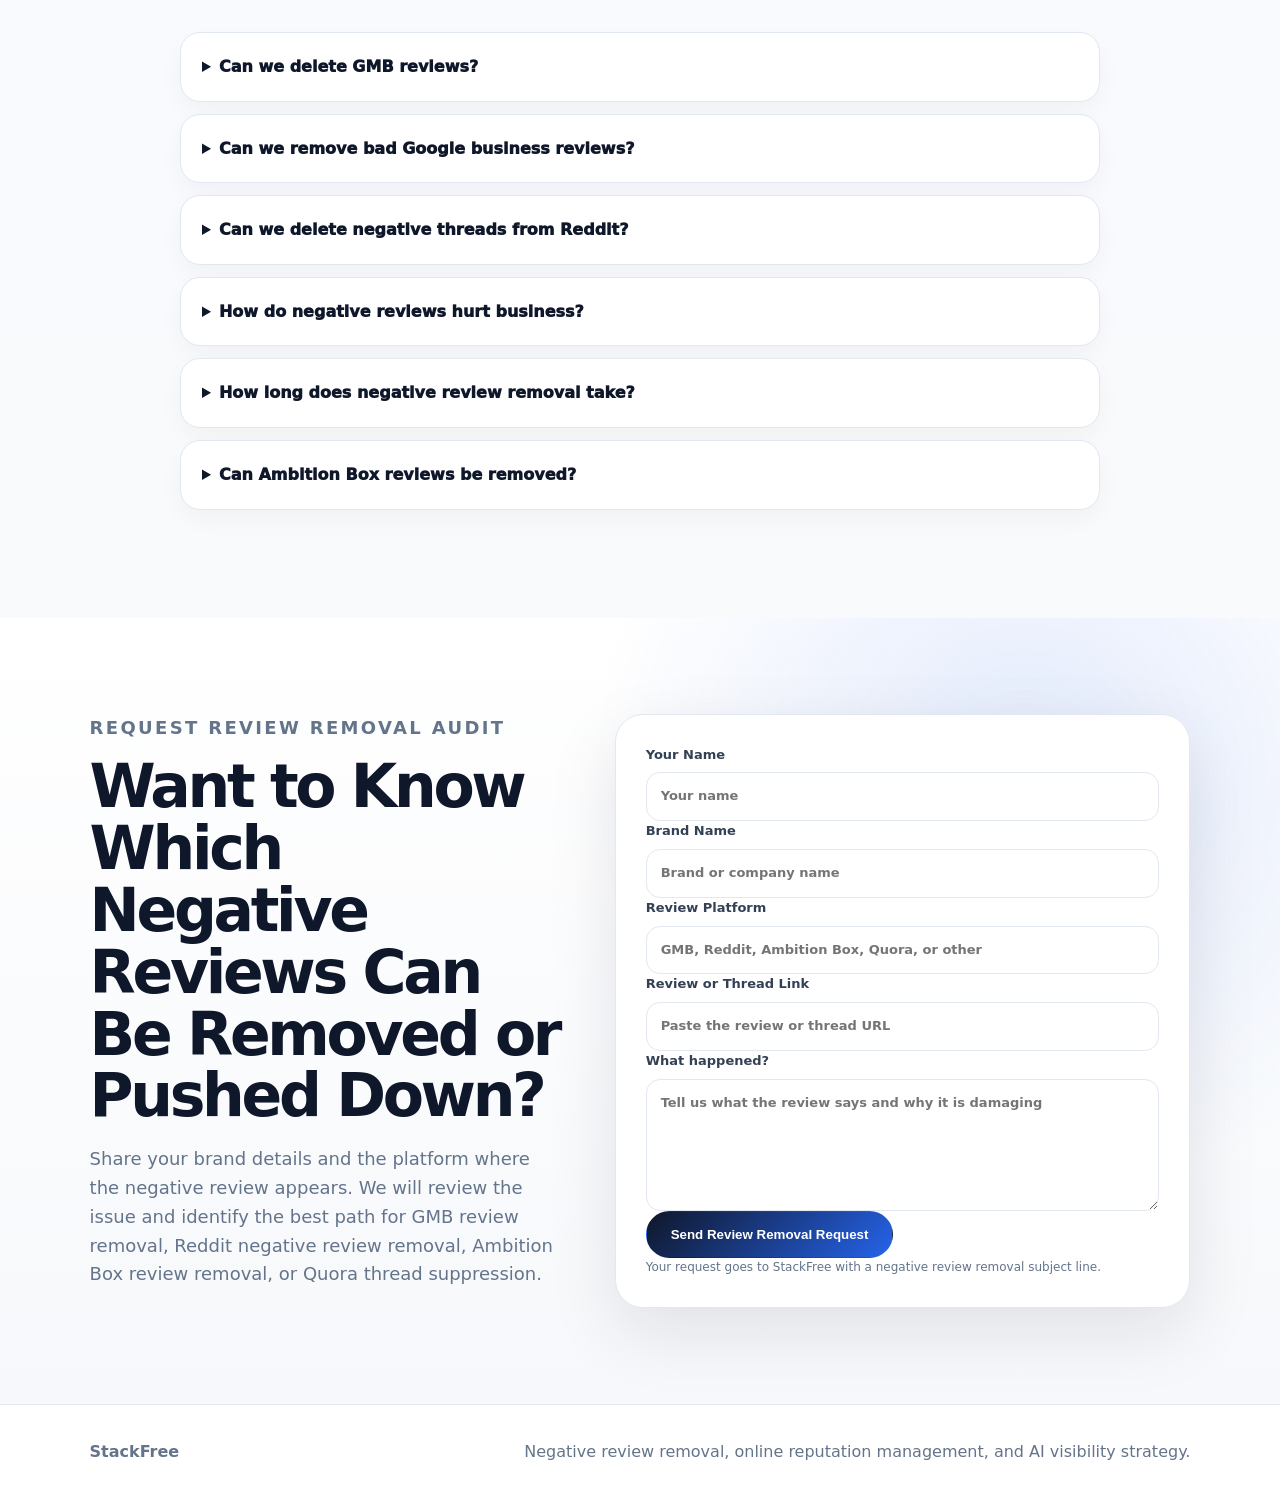
<file: negative-review-removal.html>
﻿<!DOCTYPE html>
<html lang="en">
<head>
  <meta charset="UTF-8" />
  <meta name="viewport" content="width=device-width, initial-scale=1.0" />

  <title>Negative Review Removal Services | StackFree</title>
  <meta name="description" content="Negative review removal services for GMB, Reddit, Ambition Box, and Quora. Remove harmful reviews, drop threads, and protect brand trust." />
  <link rel="canonical" href="https://stackfree.io/negative-review-removal.html" />

  <meta property="og:title" content="Negative Review Removal Services" />
  <meta property="og:description" content="Remove harmful reviews from GMB, Reddit, Ambition Box, and Quora while protecting brand trust and buyer confidence." />
  <meta property="og:type" content="website" />

  <script type="application/ld+json">
  {
    "@context": "https://schema.org",
    "@type": "Service",
    "name": "Negative Review Removal Services",
    "description": "Negative review removal services for GMB review removal, Reddit negative review removal, Ambition Box review removal, Quora thread suppression, and online reputation recovery.",
    "provider": {
      "@type": "Organization",
      "name": "StackFree",
      "url": "https://stackfree.io/"
    },
    "areaServed": "Global",
    "serviceType": "Negative Review Removal"
  }
  </script>


  <script type="application/ld+json">
  {
    "@context": "https://schema.org",
    "@type": "FAQPage",
    "mainEntity": [
      {
        "@type": "Question",
        "name": "Can we delete GMB reviews?",
        "acceptedAnswer": {
          "@type": "Answer",
          "text": "You cannot directly delete a Google Business Profile review unless you wrote it. But if the review is fake, spam, abusive, off-topic, or breaks Google policy, it can be reported for removal."
        }
      },
      {
        "@type": "Question",
        "name": "Can we remove bad Google business reviews?",
        "acceptedAnswer": {
          "@type": "Answer",
          "text": "Yes, some bad Google business reviews can be removed if they break Google rules. Real customer reviews are harder to remove, so we also help brands respond, improve trust signals, and reduce the damage."
        }
      },
      {
        "@type": "Question",
        "name": "Can we delete negative threads from Reddit?",
        "acceptedAnswer": {
          "@type": "Answer",
          "text": "Some Reddit posts or comments can be removed if they break subreddit rules or Reddit policy. If removal is not possible, we can help reduce the impact by building stronger positive and helpful brand signals."
        }
      },
      {
        "@type": "Question",
        "name": "How do negative reviews hurt business?",
        "acceptedAnswer": {
          "@type": "Answer",
          "text": "Negative reviews can lower trust, reduce leads, affect sales calls, hurt hiring, and make buyers choose competitors. They can also appear in Google search results and influence what AI tools say about your brand."
        }
      },
      {
        "@type": "Question",
        "name": "How long does negative review removal take?",
        "acceptedAnswer": {
          "@type": "Answer",
          "text": "It depends on the platform and the type of review. Some cases move fast, while others need evidence, follow-up, and multiple review requests. We first check the removal chance before giving a clear plan."
        }
      },
      {
        "@type": "Question",
        "name": "Can Ambition Box reviews be removed?",
        "acceptedAnswer": {
          "@type": "Answer",
          "text": "Ambition Box reviews may be removed if they break platform rules or include harmful, fake, abusive, or private information. If removal is not possible, we help improve employer reputation signals around the brand."
        }
      }
    ]
  }
  </script>
  <link rel="stylesheet" href="assets/styles.css" />
</head>

<body>
  <header class="site-header">
    <a class="logo" href="index.html">
      <span>StackFree</span>
      <small>AI Visibility</small>
    </a>
    <nav class="nav">
      <a href="index.html">Home</a>
      <a href="index.html#services">AI Citation</a>
      <a href="online-reputation-management.html">ORM</a>
      <a href="negative-review-removal.html">Review Removal</a>
      <a href="https://blog.growth-os.org/">Blog</a>
      <a href="contact.html" class="nav-cta">Contact Us</a>
    </nav>
  </header>

  <main>
    <section class="service-hero removal-hero">
      <div class="service-hero-copy">
        <p class="eyebrow">Negative Review Removal</p>
        <h1>Remove Harmful Reviews Before They Cost You Leads</h1>
        <p class="lead">
          A single negative review, Reddit thread, Ambition Box complaint, or Quora answer can shape buyer trust before your team gets a chance to explain. StackFree helps brands identify, challenge, remove, and push down damaging reviews across Google My Business, Reddit, Ambition Box, Quora, and public reputation sources.
        </p>
        <div class="hero-actions">
          <a class="btn primary" href="#review-removal-audit">Request Review Removal Audit</a>
          <a class="btn secondary" href="#removal-platforms">See Platforms</a>
        </div>
      </div>

      <div class="removal-dashboard" aria-label="Negative review removal dashboard">
        <div class="removal-alert-card">
          <span>Review Risk Snapshot</span>
          <strong>Remove</strong>
          <p>Flag fake, spam, misleading, abusive, duplicate, and policy-breaking reviews before they dominate branded searches and AI summaries.</p>
        </div>
        <div class="removal-path-card">
          <div><b>Detect</b><span>Find damaging reviews and threads</span></div>
          <div><b>Validate</b><span>Check platform policy and evidence</span></div>
          <div><b>Remove</b><span>Submit removal and escalation requests</span></div>
          <div><b>Recover</b><span>Build stronger positive trust signals</span></div>
        </div>
      </div>
    </section>

    <section class="section soft">
      <div class="section-head">
        <p class="eyebrow">Proof Signals</p>
        <h2>Review Removal Results Across High-Impact Platforms</h2>
        <p>
          Founders come to StackFree when negative reviews start influencing sales calls, hiring trust, investor perception, local search, and AI-generated brand summaries.
        </p>
      </div>

      <div class="removal-stats-grid">
        <div><strong>700+</strong><span>Negative reviews removed from GMB</span></div>
        <div><strong>400+</strong><span>Negative reviews removed from Reddit</span></div>
        <div><strong>300+</strong><span>Negative reviews removed from Ambition Box</span></div>
        <div><strong>200+</strong><span>Negative Quora threads dropped down</span></div>
      </div>
    </section>

    <section class="section" id="removal-platforms">
      <div class="section-head">
        <p class="eyebrow">Platforms We Handle</p>
        <h2>Negative Review Removal for GMB, Reddit, Ambition Box, and Quora</h2>
        <p>
          Every platform has different rules, evidence standards, escalation paths, and ranking behavior. We build a removal and recovery plan around the exact place where the reputation damage is happening.
        </p>
      </div>

      <div class="signal-matrix removal-platform-grid">
        <article class="signal-card removal-platform-card">
          <span class="platform-mark google-mark">G</span>
          <h3>GMB Review Removal</h3>
          <p>We review Google Business Profile reviews for spam, fake experiences, conflicts of interest, abusive language, competitor attacks, duplicate complaints, and policy violations that may qualify for removal.</p>
        </article>
        <article class="signal-card removal-platform-card">
          <img src="assets/icons/reddit.svg" alt="Reddit negative review removal icon" />
          <h3>Reddit Negative Review Removal</h3>
          <p>We analyze Reddit threads, comments, and brand discussions to identify harassment, misinformation, brigading, impersonation, defamatory claims, and outdated posts that can damage buyer trust.</p>
        </article>
        <article class="signal-card removal-platform-card">
          <span class="platform-mark ambition-mark">AB</span>
          <h3>Ambition Box Review Removal</h3>
          <p>We help brands evaluate employee review risk, report policy-breaking content, improve employer reputation signals, and reduce the visibility of harmful Ambition Box narratives.</p>
        </article>
        <article class="signal-card removal-platform-card">
          <img src="assets/icons/quora.svg" alt="Quora negative review removal icon" />
          <h3>Quora Thread Suppression</h3>
          <p>We review negative Quora answers and threads, identify inaccurate or harmful claims, request moderation where eligible, and build stronger answer signals that can push damaging threads down.</p>
        </article>
        <article class="signal-card removal-platform-card">
          <span class="platform-mark search-mark">SERP</span>
          <h3>Search Result Cleanup</h3>
          <p>We map which negative pages rank for your brand name, founder name, product name, and review queries, then prioritize removals, improvements, and positive content placement.</p>
        </article>
        <article class="signal-card removal-platform-card">
          <span class="platform-mark ai-mark">AI</span>
          <h3>AI Reputation Risk</h3>
          <p>We test how AI tools may describe your brand after negative reviews spread, then improve the public evidence that AI search systems can use to understand your business more fairly.</p>
        </article>
      </div>
    </section>

    <section class="section dark removal-dark-section">
      <div class="orm-insight-grid">
        <div>
          <p class="eyebrow">Founder Pain Point</p>
          <h2>Negative Reviews Do Not Stay on One Platform Anymore</h2>
          <p>
            A bad Google review can influence local buyers. A Reddit thread can rank on Google. An Ambition Box review can affect hiring and investor confidence. A Quora answer can become the source buyers quote back to your sales team. Review removal is now part of conversion protection.
          </p>
        </div>
        <div class="removal-impact-card">
          <div><strong>Search</strong><span>Branded results show damaging claims</span></div>
          <div><strong>Sales</strong><span>Prospects ask about old complaints</span></div>
          <div><strong>Hiring</strong><span>Candidates lose trust before interviews</span></div>
          <div><strong>AI</strong><span>LLM tools repeat public sentiment gaps</span></div>
        </div>
      </div>
    </section>

    <section class="section">
      <div class="section-head">
        <p class="eyebrow">What We Remove or Reduce</p>
        <h2>A Clear Plan for Damaging Reviews, Threads, and Public Complaints</h2>
        <p>
          Negative review removal is not one action. It includes investigation, evidence gathering, platform reporting, escalation, content improvement, sentiment building, and ongoing tracking.
        </p>
      </div>

      <div class="card-grid three removal-service-grid">
        <article class="card">
          <h3>Fake Review Removal</h3>
          <p>For reviews that appear to come from non-customers, bots, competitors, coordinated attacks, duplicate accounts, or people with no real experience with your brand.</p>
        </article>
        <article class="card">
          <h3>Defamatory Claim Review</h3>
          <p>For public claims that may be false, misleading, unverifiable, abusive, or written to damage reputation rather than share a genuine customer experience.</p>
        </article>
        <article class="card">
          <h3>Spam and Policy Violation Reporting</h3>
          <p>For reviews and comments that break platform rules around harassment, hate, personal information, conflicts of interest, promotional spam, or irrelevant content.</p>
        </article>
        <article class="card">
          <h3>Thread Suppression Strategy</h3>
          <p>For Reddit, Quora, and forum pages that cannot be removed but can be pushed down by stronger, more useful public signals around your brand.</p>
        </article>
        <article class="card">
          <h3>Positive Sentiment Building</h3>
          <p>For brands that need stronger public proof, better answers, review velocity, founder authority, and helpful content to balance outdated negative narratives.</p>
        </article>
        <article class="card">
          <h3>Review Monitoring</h3>
          <p>For ongoing tracking of GMB reviews, Reddit comments, Ambition Box ratings, Quora answers, search results, and AI reputation mentions.</p>
        </article>
      </div>
    </section>

    <section class="section soft" id="removal-process">
      <div class="section-head">
        <p class="eyebrow">Process</p>
        <h2>The StackFree Negative Review Removal System</h2>
      </div>

      <div class="orm-process-grid">
        <article><span>01</span><h3>Review Discovery</h3><p>We collect damaging GMB reviews, Reddit threads, Ambition Box reviews, Quora answers, search results, and AI reputation mentions.</p></article>
        <article><span>02</span><h3>Policy Match</h3><p>We check each review against platform policies, evidence requirements, moderation rules, and removal likelihood before taking action.</p></article>
        <article><span>03</span><h3>Evidence Pack</h3><p>We prepare screenshots, context, links, timelines, account signals, and supporting details that make removal requests stronger.</p></article>
        <article><span>04</span><h3>Removal Requests</h3><p>We submit and track platform-specific requests for GMB review removal, Reddit negative review removal, Ambition Box review removal, and Quora moderation.</p></article>
        <article><span>05</span><h3>Suppression and Recovery</h3><p>Where removal is not possible, we help build stronger positive results, helpful answers, review signals, and brand-owned assets.</p></article>
        <article><span>06</span><h3>Reporting</h3><p>You get clear reporting on removed reviews, dropped threads, open cases, risk level, platform response, and next actions.</p></article>
      </div>
    </section>


    <section class="section soft" id="review-removal-faq">
      <div class="section-head">
        <p class="eyebrow">FAQ</p>
        <h2>Negative Review Removal FAQ</h2>
        <p>
          Simple answers to common questions people ask before they request help with Google reviews, Reddit threads, Ambition Box reviews, and Quora posts.
        </p>
      </div>

      <div class="faq">
        <details>
          <summary>Can we delete GMB reviews?</summary>
          <p>You cannot directly delete a Google Business Profile review unless you wrote it. But if the review is fake, spam, abusive, off-topic, or breaks Google policy, it can be reported for removal.</p>
        </details>

        <details>
          <summary>Can we remove bad Google business reviews?</summary>
          <p>Yes, some bad Google business reviews can be removed if they break Google rules. Real customer reviews are harder to remove, so we also help brands respond, improve trust signals, and reduce the damage.</p>
        </details>

        <details>
          <summary>Can we delete negative threads from Reddit?</summary>
          <p>Some Reddit posts or comments can be removed if they break subreddit rules or Reddit policy. If removal is not possible, we can help reduce the impact by building stronger positive and helpful brand signals.</p>
        </details>

        <details>
          <summary>How do negative reviews hurt business?</summary>
          <p>Negative reviews can lower trust, reduce leads, affect sales calls, hurt hiring, and make buyers choose competitors. They can also appear in Google search results and influence what AI tools say about your brand.</p>
        </details>

        <details>
          <summary>How long does negative review removal take?</summary>
          <p>It depends on the platform and the type of review. Some cases move fast, while others need evidence, follow-up, and multiple review requests. We first check the removal chance before giving a clear plan.</p>
        </details>

        <details>
          <summary>Can Ambition Box reviews be removed?</summary>
          <p>Ambition Box reviews may be removed if they break platform rules or include harmful, fake, abusive, or private information. If removal is not possible, we help improve employer reputation signals around the brand.</p>
        </details>
      </div>
    </section>
    <section class="section contact removal-contact" id="review-removal-audit">
      <div class="contact-copy">
        <p class="eyebrow">Request Review Removal Audit</p>
        <h2>Want to Know Which Negative Reviews Can Be Removed or Pushed Down?</h2>
        <p>
          Share your brand details and the platform where the negative review appears. We will review the issue and identify the best path for GMB review removal, Reddit negative review removal, Ambition Box review removal, or Quora thread suppression.
        </p>
      </div>

      <form class="contact-form orm-lead-form" action="https://formsubmit.co/gauravprakash844@gmail.com" method="POST">
        <input type="hidden" name="_subject" value="New StackFree Negative Review Removal Lead" />
        <input type="hidden" name="_template" value="table" />
        <input type="hidden" name="_captcha" value="false" />
        <input type="hidden" name="service" value="Negative Review Removal" />

        <label>Your Name
          <input name="name" required placeholder="Your name" />
        </label>

        <label>Brand Name
          <input name="brand_name" required placeholder="Brand or company name" />
        </label>

        <label>Review Platform
          <input name="platform" required placeholder="GMB, Reddit, Ambition Box, Quora, or other" />
        </label>

        <label>Review or Thread Link
          <input name="review_link" placeholder="Paste the review or thread URL" />
        </label>

        <label>What happened?
          <textarea name="message" rows="5" placeholder="Tell us what the review says and why it is damaging"></textarea>
        </label>

        <button class="btn primary" type="submit">Send Review Removal Request</button>
        <p class="form-note">Your request goes to StackFree with a negative review removal subject line.</p>
      </form>
    </section>
  </main>

  <footer class="footer">
    <p><strong>StackFree</strong></p>
    <p>Negative review removal, online reputation management, and AI visibility strategy.</p>
  </footer>
</body>
</html>
</file>
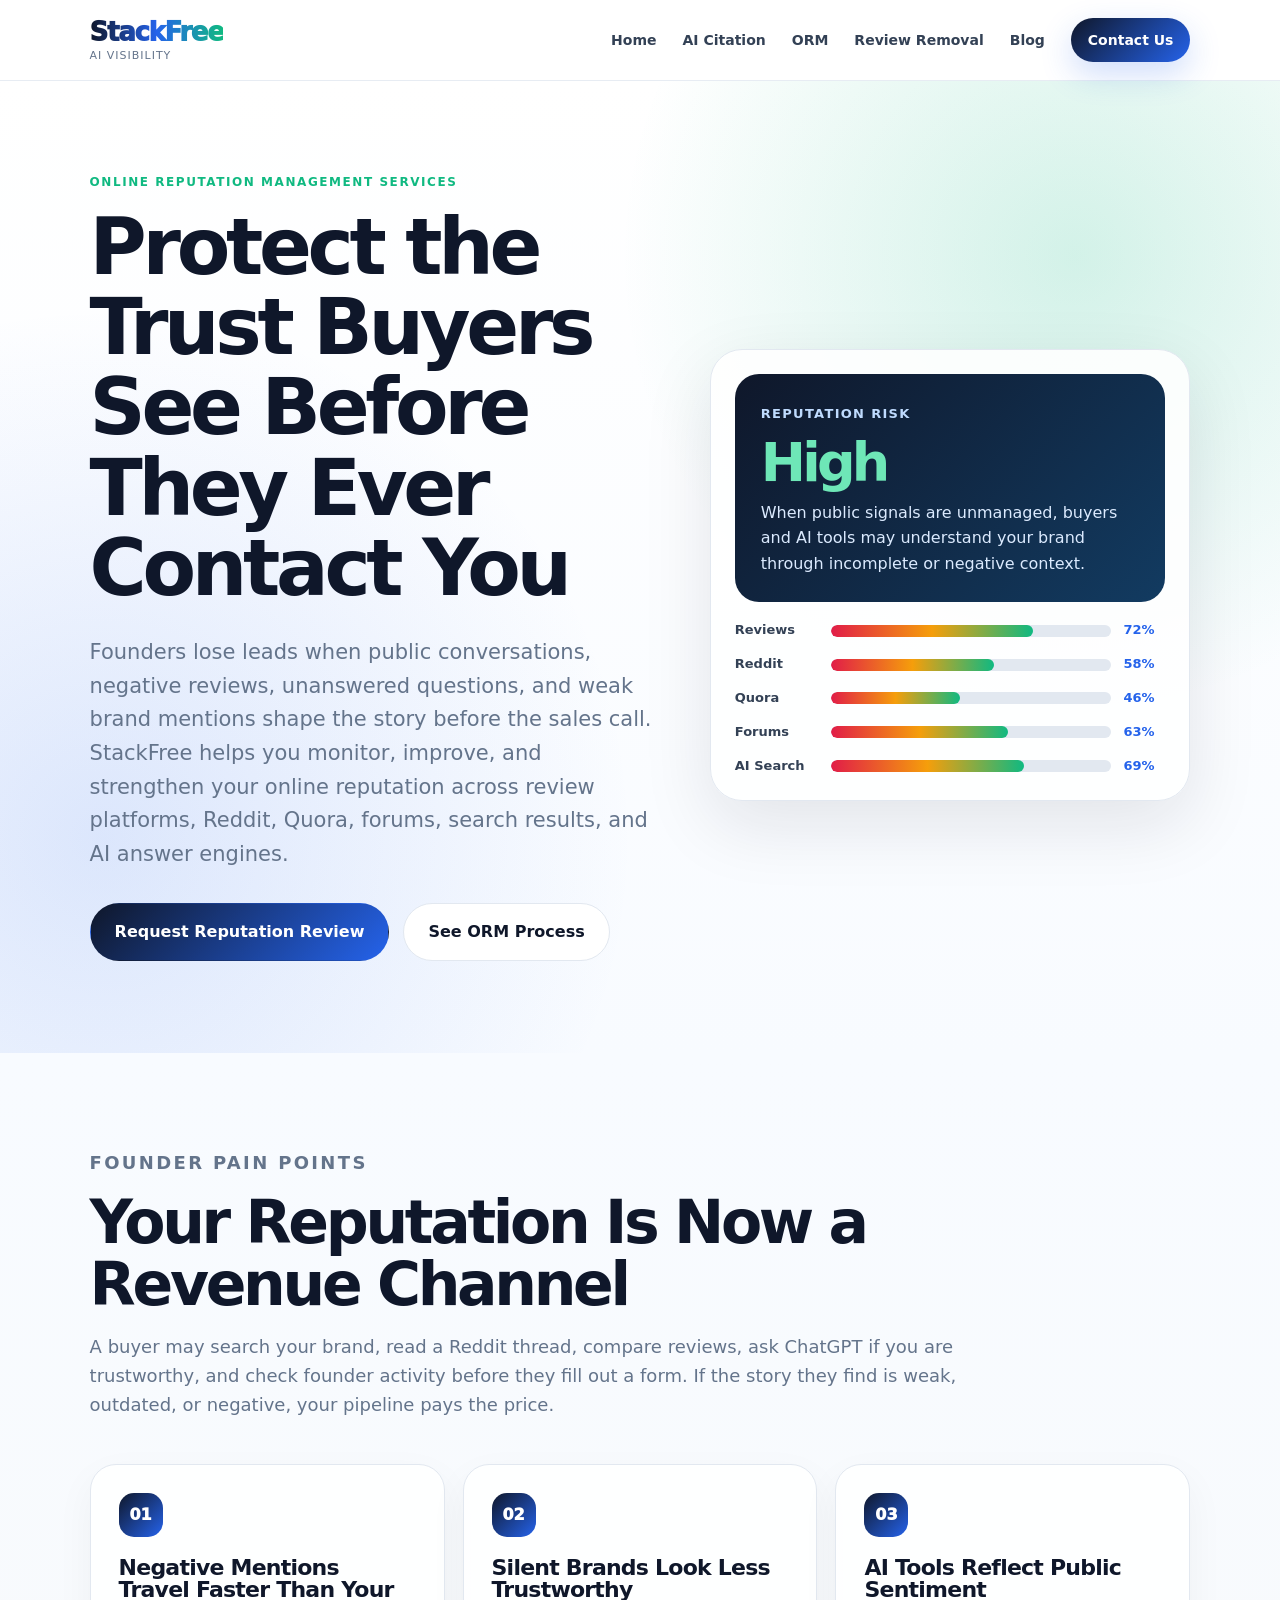
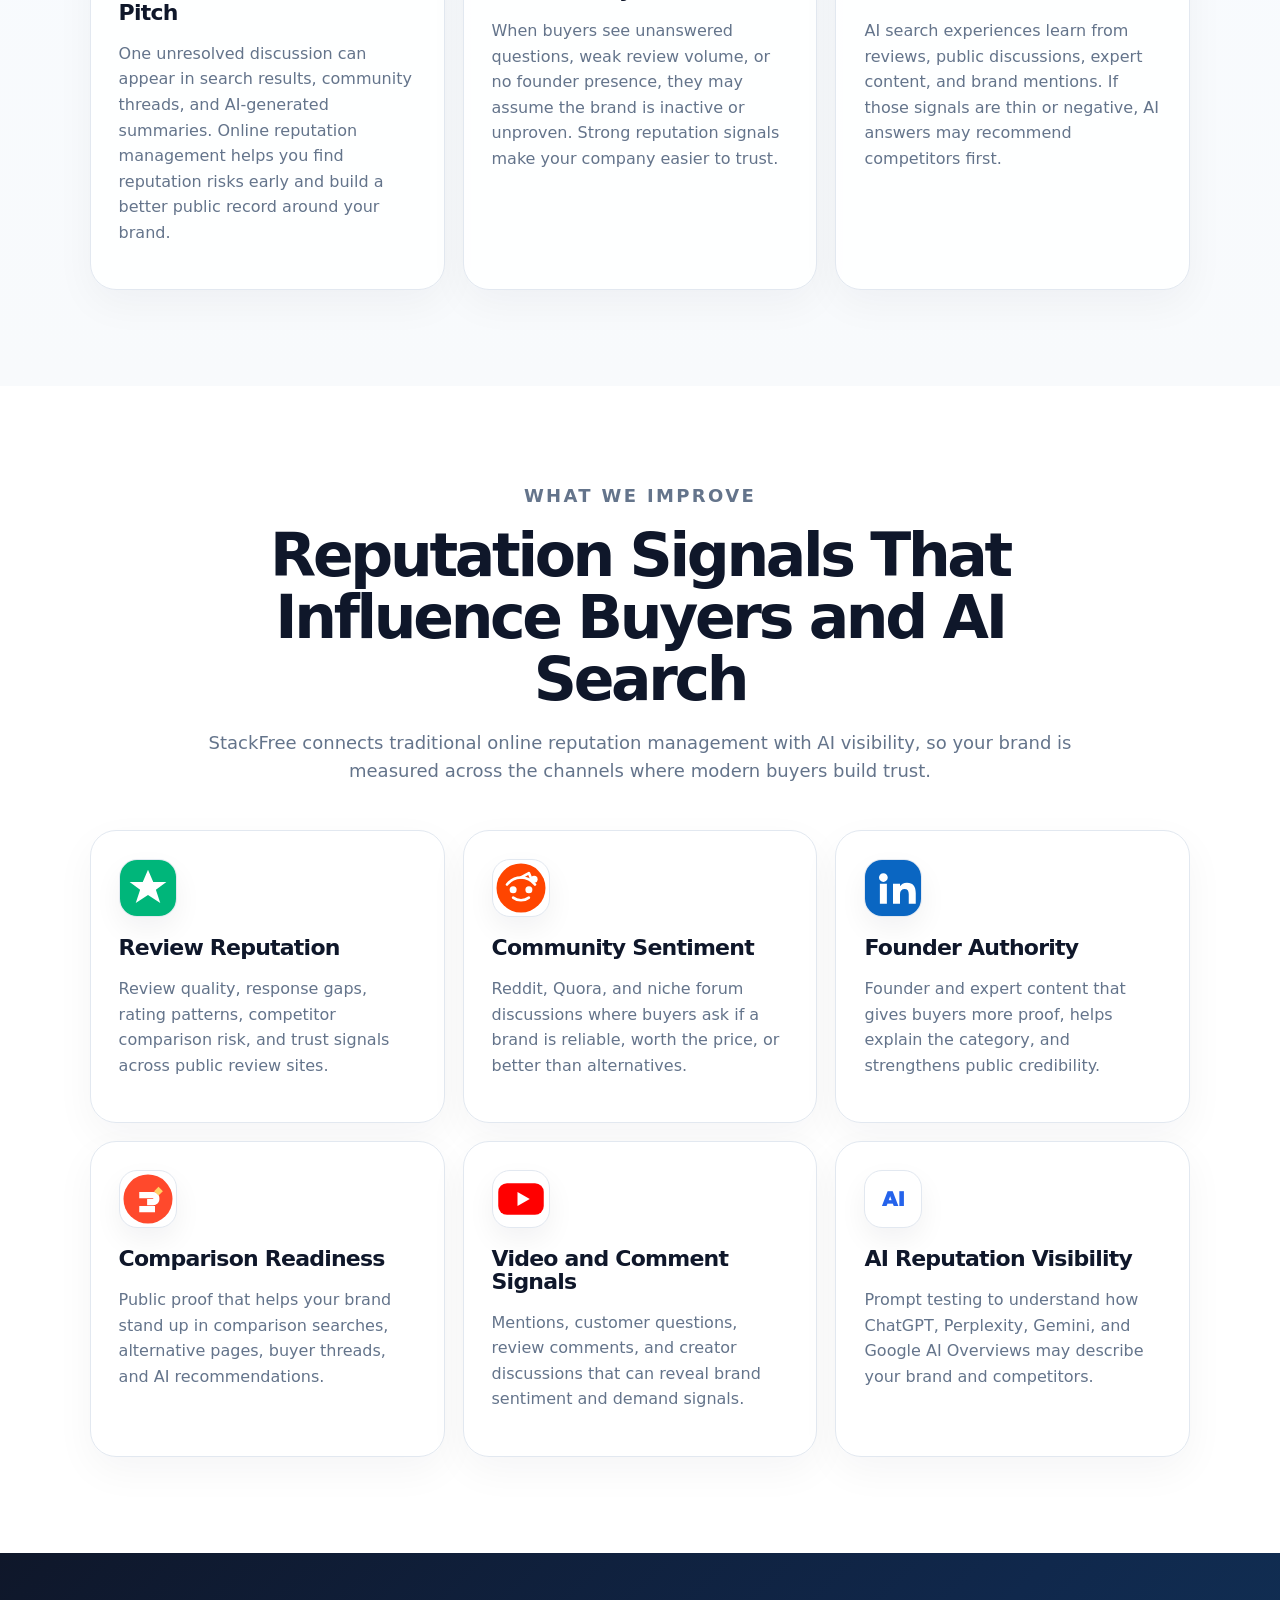
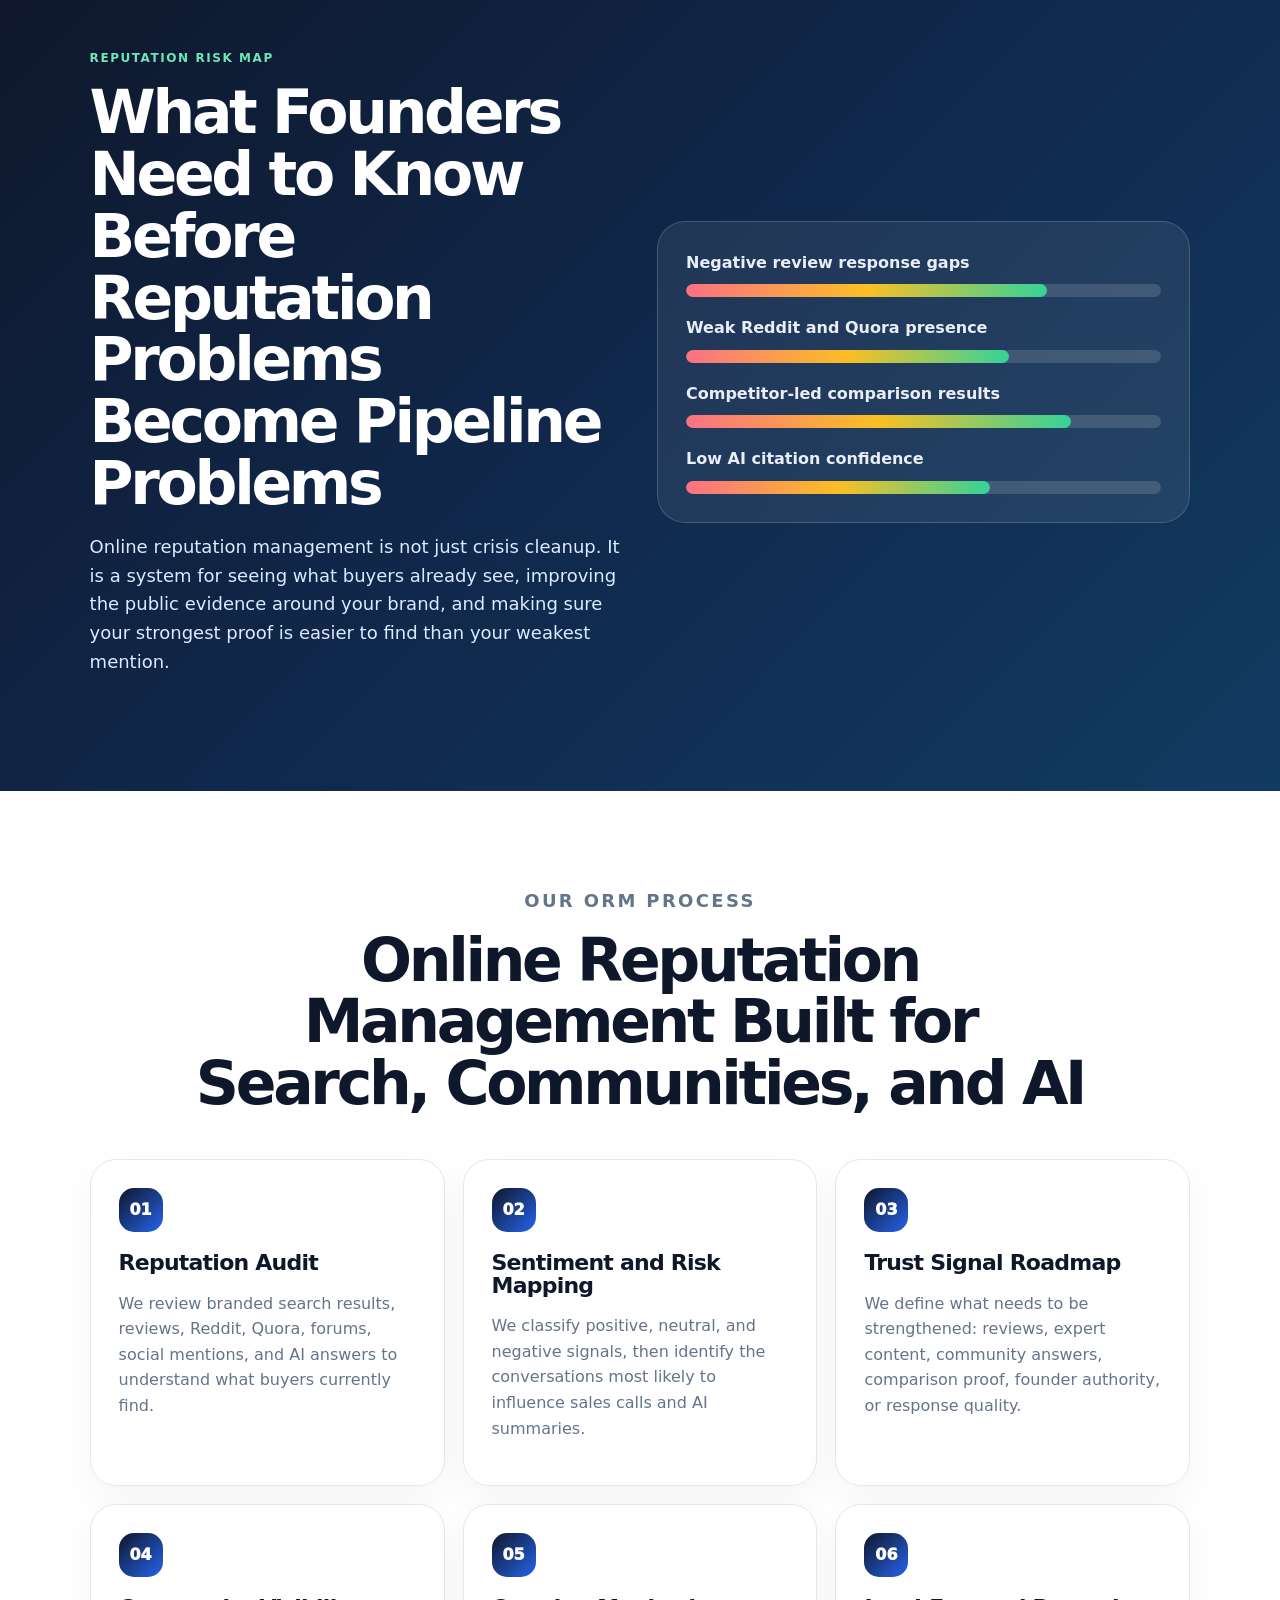
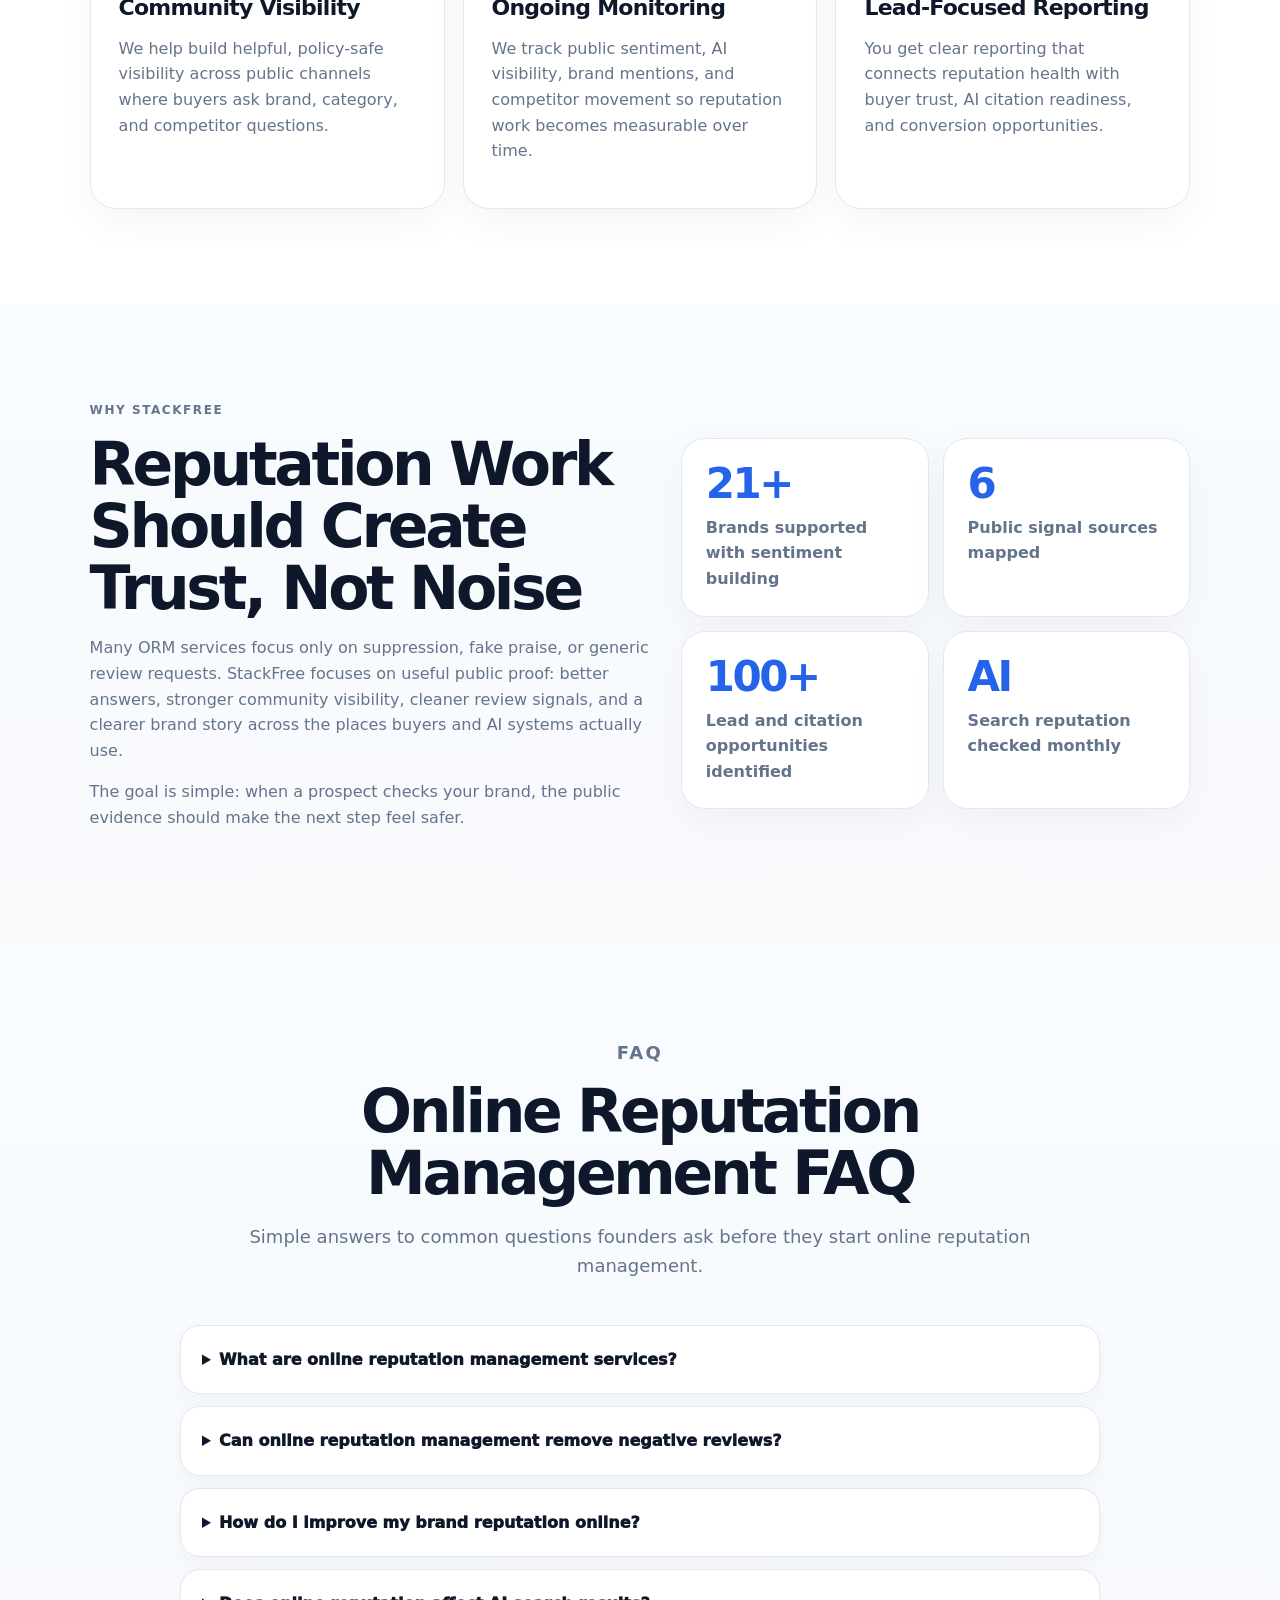
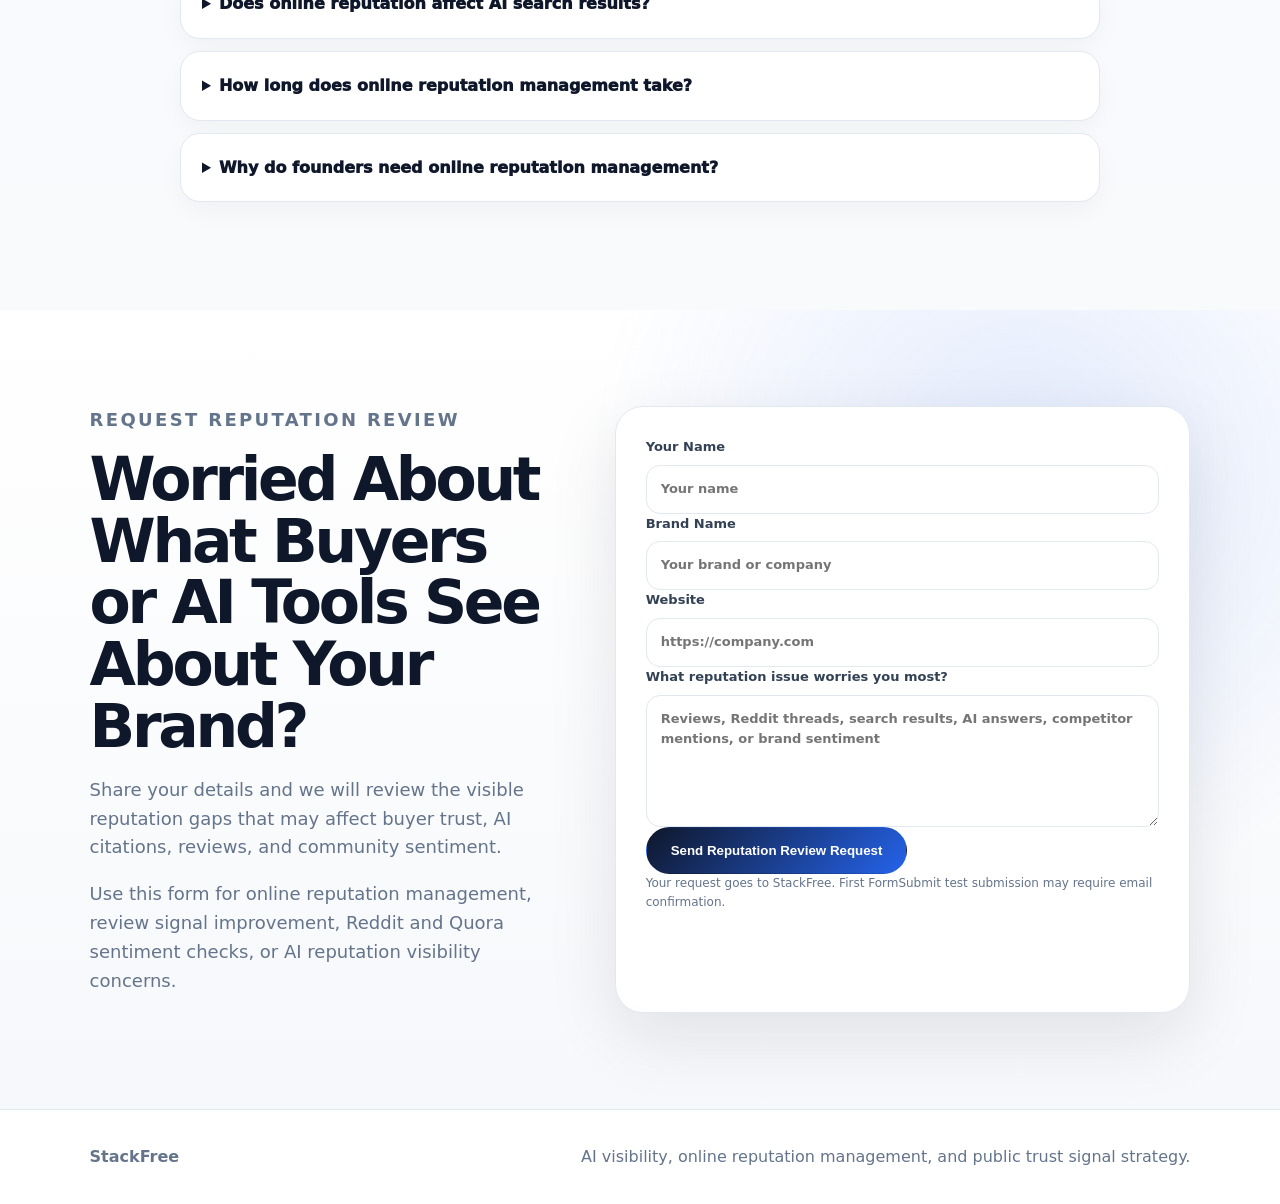
<file: online-reputation-management.html>
﻿<!DOCTYPE html>
<html lang="en">
<head>
  <meta charset="UTF-8" />
  <meta name="viewport" content="width=device-width, initial-scale=1.0" />

  <title>Online Reputation Management Services | StackFree</title>
  <meta name="description" content="Online reputation management services for founders who need stronger reviews, Reddit, Quora, forum, and AI search sentiment. Request a reputation review." />
  <link rel="canonical" href="https://stackfree.io/online-reputation-management.html" />

  <meta property="og:title" content="Online Reputation Management Services for Founders" />
  <meta property="og:description" content="Build stronger public trust signals across reviews, Reddit, Quora, forums, and AI search experiences before reputation gaps cost you leads." />
  <meta property="og:type" content="website" />

  <script type="application/ld+json">
  {
    "@context": "https://schema.org",
    "@type": "Service",
    "name": "Online Reputation Management Services",
    "description": "Online reputation management services for founders and brands that need stronger public sentiment, review signals, community trust, and AI search reputation visibility.",
    "provider": {
      "@type": "Organization",
      "name": "StackFree",
      "url": "https://stackfree.io/"
    },
    "areaServed": "Global",
    "serviceType": "Online Reputation Management"
  }
  </script>


  <script type="application/ld+json">
  {
    "@context": "https://schema.org",
    "@type": "FAQPage",
    "mainEntity": [
      {
        "@type": "Question",
        "name": "What are online reputation management services?",
        "acceptedAnswer": {
          "@type": "Answer",
          "text": "Online reputation management services help brands monitor, improve, and protect how they appear in reviews, search results, Reddit, Quora, forums, social platforms, and AI search tools."
        }
      },
      {
        "@type": "Question",
        "name": "Can online reputation management remove negative reviews?",
        "acceptedAnswer": {
          "@type": "Answer",
          "text": "Some negative reviews can be removed if they are fake, spam, abusive, private, or break platform rules. If removal is not possible, ORM can help reduce the damage with better responses and stronger trust signals."
        }
      },
      {
        "@type": "Question",
        "name": "How do I improve my brand reputation online?",
        "acceptedAnswer": {
          "@type": "Answer",
          "text": "You can improve your brand reputation by fixing review gaps, answering public questions, building helpful content, responding to complaints, strengthening founder authority, and tracking brand mentions across key platforms."
        }
      },
      {
        "@type": "Question",
        "name": "Does online reputation affect AI search results?",
        "acceptedAnswer": {
          "@type": "Answer",
          "text": "Yes. AI search tools may use public reviews, discussions, mentions, and trusted sources to understand a brand. Weak or negative reputation signals can affect how your brand is described or recommended."
        }
      },
      {
        "@type": "Question",
        "name": "How long does online reputation management take?",
        "acceptedAnswer": {
          "@type": "Answer",
          "text": "The timeline depends on the size of the problem, the platforms involved, and how many reputation gaps need work. Some fixes can happen quickly, while stronger reputation building usually takes consistent work."
        }
      },
      {
        "@type": "Question",
        "name": "Why do founders need online reputation management?",
        "acceptedAnswer": {
          "@type": "Answer",
          "text": "Founders need online reputation management because buyers, investors, candidates, and AI tools often check public trust signals before they contact the company. A weak reputation can quietly reduce leads and trust."
        }
      }
    ]
  }
  </script>
  <link rel="stylesheet" href="assets/styles.css" />
</head>

<body>
  <header class="site-header">
    <a class="logo" href="index.html">
      <span>StackFree</span>
      <small>AI Visibility</small>
    </a>
    <nav class="nav">
      <a href="index.html">Home</a>
      <a href="index.html#services">AI Citation</a>
      <a href="online-reputation-management.html">ORM</a>
            <a href="negative-review-removal.html">Review Removal</a>
<a href="https://blog.growth-os.org/">Blog</a>
      <a href="contact.html" class="nav-cta">Contact Us</a>
    </nav>
  </header>

  <main>
    <section class="service-hero orm-hero">
      <div class="service-hero-copy">
        <p class="eyebrow">Online Reputation Management Services</p>
        <h1>Protect the Trust Buyers See Before They Ever Contact You</h1>
        <p class="lead">
          Founders lose leads when public conversations, negative reviews, unanswered questions, and weak brand mentions shape the story before the sales call. StackFree helps you monitor, improve, and strengthen your online reputation across review platforms, Reddit, Quora, forums, search results, and AI answer engines.
        </p>
        <div class="hero-actions">
          <a class="btn primary" href="#reputation-review">Request Reputation Review</a>
          <a class="btn secondary" href="#orm-process">See ORM Process</a>
        </div>

      </div>

      <div class="reputation-visual" aria-label="Online reputation risk dashboard">
        <div class="reputation-score-card">
          <span>Reputation Risk</span>
          <strong>High</strong>
          <p>When public signals are unmanaged, buyers and AI tools may understand your brand through incomplete or negative context.</p>
        </div>
        <div class="sentiment-chart">
          <div class="chart-row"><span>Reviews</span><b style="--bar:72%"></b><em>72%</em></div>
          <div class="chart-row"><span>Reddit</span><b style="--bar:58%"></b><em>58%</em></div>
          <div class="chart-row"><span>Quora</span><b style="--bar:46%"></b><em>46%</em></div>
          <div class="chart-row"><span>Forums</span><b style="--bar:63%"></b><em>63%</em></div>
          <div class="chart-row"><span>AI Search</span><b style="--bar:69%"></b><em>69%</em></div>
        </div>
      </div>
    </section>

    <section class="section soft founder-pain-section">
      <div class="section-head left-head">
        <p class="eyebrow">Founder Pain Points</p>
        <h2>Your Reputation Is Now a Revenue Channel</h2>
        <p>
          A buyer may search your brand, read a Reddit thread, compare reviews, ask ChatGPT if you are trustworthy, and check founder activity before they fill out a form. If the story they find is weak, outdated, or negative, your pipeline pays the price.
        </p>
      </div>

      <div class="pain-grid">
        <article class="pain-card">
          <span>01</span>
          <h3>Negative Mentions Travel Faster Than Your Pitch</h3>
          <p>One unresolved discussion can appear in search results, community threads, and AI-generated summaries. Online reputation management helps you find reputation risks early and build a better public record around your brand.</p>
        </article>
        <article class="pain-card">
          <span>02</span>
          <h3>Silent Brands Look Less Trustworthy</h3>
          <p>When buyers see unanswered questions, weak review volume, or no founder presence, they may assume the brand is inactive or unproven. Strong reputation signals make your company easier to trust.</p>
        </article>
        <article class="pain-card">
          <span>03</span>
          <h3>AI Tools Reflect Public Sentiment</h3>
          <p>AI search experiences learn from reviews, public discussions, expert content, and brand mentions. If those signals are thin or negative, AI answers may recommend competitors first.</p>
        </article>
      </div>
    </section>

    <section class="section">
      <div class="section-head">
        <p class="eyebrow">What We Improve</p>
        <h2>Reputation Signals That Influence Buyers and AI Search</h2>
        <p>
          StackFree connects traditional online reputation management with AI visibility, so your brand is measured across the channels where modern buyers build trust.
        </p>
      </div>

      <div class="signal-matrix">
        <article class="signal-card">
          <img src="assets/icons/trustpilot.svg" alt="Trustpilot reputation signal icon" />
          <h3>Review Reputation</h3>
          <p>Review quality, response gaps, rating patterns, competitor comparison risk, and trust signals across public review sites.</p>
        </article>
        <article class="signal-card">
          <img src="assets/icons/reddit.svg" alt="Reddit reputation signal icon" />
          <h3>Community Sentiment</h3>
          <p>Reddit, Quora, and niche forum discussions where buyers ask if a brand is reliable, worth the price, or better than alternatives.</p>
        </article>
        <article class="signal-card">
          <img src="assets/icons/linkedin.svg" alt="LinkedIn authority signal icon" />
          <h3>Founder Authority</h3>
          <p>Founder and expert content that gives buyers more proof, helps explain the category, and strengthens public credibility.</p>
        </article>
        <article class="signal-card">
          <img src="assets/icons/g2.svg" alt="G2 comparison signal icon" />
          <h3>Comparison Readiness</h3>
          <p>Public proof that helps your brand stand up in comparison searches, alternative pages, buyer threads, and AI recommendations.</p>
        </article>
        <article class="signal-card">
          <img src="assets/icons/youtube.svg" alt="YouTube discussion signal icon" />
          <h3>Video and Comment Signals</h3>
          <p>Mentions, customer questions, review comments, and creator discussions that can reveal brand sentiment and demand signals.</p>
        </article>
        <article class="signal-card text-icon-card">
          <span>AI</span>
          <h3>AI Reputation Visibility</h3>
          <p>Prompt testing to understand how ChatGPT, Perplexity, Gemini, and Google AI Overviews may describe your brand and competitors.</p>
        </article>
      </div>
    </section>

    <section class="section dark orm-dark-section">
      <div class="orm-insight-grid">
        <div>
          <p class="eyebrow">Reputation Risk Map</p>
          <h2>What Founders Need to Know Before Reputation Problems Become Pipeline Problems</h2>
          <p>
            Online reputation management is not just crisis cleanup. It is a system for seeing what buyers already see, improving the public evidence around your brand, and making sure your strongest proof is easier to find than your weakest mention.
          </p>
        </div>
        <div class="risk-bars">
          <div><span>Negative review response gaps</span><b><i style="width:76%"></i></b></div>
          <div><span>Weak Reddit and Quora presence</span><b><i style="width:68%"></i></b></div>
          <div><span>Competitor-led comparison results</span><b><i style="width:81%"></i></b></div>
          <div><span>Low AI citation confidence</span><b><i style="width:64%"></i></b></div>
        </div>
      </div>
    </section>

    <section class="section" id="orm-process">
      <div class="section-head">
        <p class="eyebrow">Our ORM Process</p>
        <h2>Online Reputation Management Built for Search, Communities, and AI</h2>
      </div>

      <div class="orm-process-grid">
        <article><span>01</span><h3>Reputation Audit</h3><p>We review branded search results, reviews, Reddit, Quora, forums, social mentions, and AI answers to understand what buyers currently find.</p></article>
        <article><span>02</span><h3>Sentiment and Risk Mapping</h3><p>We classify positive, neutral, and negative signals, then identify the conversations most likely to influence sales calls and AI summaries.</p></article>
        <article><span>03</span><h3>Trust Signal Roadmap</h3><p>We define what needs to be strengthened: reviews, expert content, community answers, comparison proof, founder authority, or response quality.</p></article>
        <article><span>04</span><h3>Community Visibility</h3><p>We help build helpful, policy-safe visibility across public channels where buyers ask brand, category, and competitor questions.</p></article>
        <article><span>05</span><h3>Ongoing Monitoring</h3><p>We track public sentiment, AI visibility, brand mentions, and competitor movement so reputation work becomes measurable over time.</p></article>
        <article><span>06</span><h3>Lead-Focused Reporting</h3><p>You get clear reporting that connects reputation health with buyer trust, AI citation readiness, and conversion opportunities.</p></article>
      </div>
    </section>

    <section class="section soft">
      <div class="founder-proof-block">
        <div>
          <p class="eyebrow">Why StackFree</p>
          <h2>Reputation Work Should Create Trust, Not Noise</h2>
          <p>
            Many ORM services focus only on suppression, fake praise, or generic review requests. StackFree focuses on useful public proof: better answers, stronger community visibility, cleaner review signals, and a clearer brand story across the places buyers and AI systems actually use.
          </p>
          <p>
            The goal is simple: when a prospect checks your brand, the public evidence should make the next step feel safer.
          </p>
        </div>
        <div class="proof-stats-grid">
          <div><strong>21+</strong><span>Brands supported with sentiment building</span></div>
          <div><strong>6</strong><span>Public signal sources mapped</span></div>
          <div><strong>100+</strong><span>Lead and citation opportunities identified</span></div>
          <div><strong>AI</strong><span>Search reputation checked monthly</span></div>
        </div>
      </div>
    </section>


    <section class="section soft" id="orm-faq">
      <div class="section-head">
        <p class="eyebrow">FAQ</p>
        <h2>Online Reputation Management FAQ</h2>
        <p>
          Simple answers to common questions founders ask before they start online reputation management.
        </p>
      </div>

      <div class="faq">
        <details>
          <summary>What are online reputation management services?</summary>
          <p>Online reputation management services help brands monitor, improve, and protect how they appear in reviews, search results, Reddit, Quora, forums, social platforms, and AI search tools.</p>
        </details>

        <details>
          <summary>Can online reputation management remove negative reviews?</summary>
          <p>Some negative reviews can be removed if they are fake, spam, abusive, private, or break platform rules. If removal is not possible, ORM can help reduce the damage with better responses and stronger trust signals.</p>
        </details>

        <details>
          <summary>How do I improve my brand reputation online?</summary>
          <p>You can improve your brand reputation by fixing review gaps, answering public questions, building helpful content, responding to complaints, strengthening founder authority, and tracking brand mentions across key platforms.</p>
        </details>

        <details>
          <summary>Does online reputation affect AI search results?</summary>
          <p>Yes. AI search tools may use public reviews, discussions, mentions, and trusted sources to understand a brand. Weak or negative reputation signals can affect how your brand is described or recommended.</p>
        </details>

        <details>
          <summary>How long does online reputation management take?</summary>
          <p>The timeline depends on the size of the problem, the platforms involved, and how many reputation gaps need work. Some fixes can happen quickly, while stronger reputation building usually takes consistent work.</p>
        </details>

        <details>
          <summary>Why do founders need online reputation management?</summary>
          <p>Founders need online reputation management because buyers, investors, candidates, and AI tools often check public trust signals before they contact the company. A weak reputation can quietly reduce leads and trust.</p>
        </details>
      </div>
    </section>
    <section class="section contact orm-contact" id="reputation-review">
      <div class="contact-copy">
        <p class="eyebrow">Request Reputation Review</p>
        <h2>Worried About What Buyers or AI Tools See About Your Brand?</h2>
        <p>
          Share your details and we will review the visible reputation gaps that may affect buyer trust, AI citations, reviews, and community sentiment.
        </p>
        <p class="tiny-note">Use this form for online reputation management, review signal improvement, Reddit and Quora sentiment checks, or AI reputation visibility concerns.</p>
      </div>

      <form class="contact-form orm-lead-form" action="https://formsubmit.co/gauravprakash844@gmail.com" method="POST">
        <input type="hidden" name="_subject" value="New StackFree Online Reputation Management Lead" />
        <input type="hidden" name="_template" value="table" />
        <input type="hidden" name="_captcha" value="false" />
        <input type="hidden" name="service" value="Online Reputation Management" />

        <label>Your Name
          <input name="name" required placeholder="Your name" />
        </label>

        <label>Brand Name
          <input name="brand_name" required placeholder="Your brand or company" />
        </label>

        <label>Website
          <input name="website" placeholder="https://company.com" />
        </label>

        <label>What reputation issue worries you most?
          <textarea name="message" rows="5" placeholder="Reviews, Reddit threads, search results, AI answers, competitor mentions, or brand sentiment"></textarea>
        </label>

        <button class="btn primary" type="submit">Send Reputation Review Request</button>
        <p class="form-note">Your request goes to StackFree. First FormSubmit test submission may require email confirmation.</p>
      </form>
    </section>
  </main>

  <footer class="footer">
    <p><strong>StackFree</strong></p>
    <p>AI visibility, online reputation management, and public trust signal strategy.</p>
  </footer>
</body>
</html>
</file>
<file: assets/styles.css>
:root{--bg:#fff;--text:#0f172a;--muted:#64748b;--soft:#f8fafc;--line:#e2e8f0;--navy:#0f172a;--blue:#2563eb;--teal:#10b981;--purple:#7c3aed;--amber:#f59e0b;--rose:#e11d48;--shadow:0 24px 70px rgba(15,23,42,.10)}
*{box-sizing:border-box}html{scroll-behavior:smooth}body{margin:0;font-family:Inter,ui-sans-serif,system-ui,-apple-system,BlinkMacSystemFont,"Segoe UI",sans-serif;background:var(--bg);color:var(--text);line-height:1.6}a{text-decoration:none;color:inherit}.site-header{position:sticky;top:0;z-index:50;background:rgba(255,255,255,.86);backdrop-filter:blur(18px);border-bottom:1px solid rgba(226,232,240,.8);display:flex;align-items:center;justify-content:space-between;padding:18px 7vw}.logo{display:flex;flex-direction:column;line-height:1.1}.logo span{font-weight:950;letter-spacing:-.05em;font-size:26px;background:linear-gradient(90deg,var(--navy),var(--blue),var(--teal));-webkit-background-clip:text;color:transparent}.logo small{color:var(--muted);font-size:11px;letter-spacing:.09em;text-transform:uppercase;margin-top:3px}.nav{display:flex;align-items:center;gap:26px;font-size:14px;color:#334155;font-weight:700}.nav a:hover{color:var(--blue)}.nav-cta{background:linear-gradient(135deg,var(--navy),var(--blue));color:white!important;padding:11px 17px;border-radius:999px;box-shadow:0 12px 32px rgba(37,99,235,.22)}
.hero{min-height:92vh;display:grid;grid-template-columns:1.1fr .9fr;align-items:center;gap:60px;padding:96px 7vw 78px;background:radial-gradient(circle at 82% 14%,rgba(37,99,235,.20) 0,rgba(37,99,235,.08) 24%,transparent 48%),radial-gradient(circle at 8% 82%,rgba(16,185,129,.18) 0,rgba(16,185,129,.06) 28%,transparent 48%),linear-gradient(180deg,#ffffff 0%,#f8fbff 100%);overflow:hidden}.eyebrow{text-transform:uppercase;letter-spacing:.13em;font-weight:900;color:var(--teal);font-size:12px;margin:0 0 14px}h1,h2,h3{line-height:1.03;letter-spacing:-.055em;margin:0;color:var(--text)}h1{font-size:clamp(46px,7.2vw,88px);max-width:1050px}h2{font-size:clamp(34px,4.8vw,60px)}h3{font-size:22px;letter-spacing:-.035em}.lead{font-size:21px;color:var(--muted);max-width:770px;margin:28px 0}.hero-actions{display:flex;gap:14px;flex-wrap:wrap;margin:32px 0 16px}.btn{display:inline-flex;align-items:center;justify-content:center;border-radius:999px;padding:15px 24px;font-weight:900;border:1px solid var(--line);transition:.22s ease}.btn:hover{transform:translateY(-3px);box-shadow:0 16px 40px rgba(37,99,235,.16)}.primary{background:linear-gradient(135deg,var(--navy),var(--blue));color:white;border-color:transparent}.secondary{background:white;color:var(--navy)}.full-btn{width:100%}.trust-line{color:#475569;font-size:14px}.tiny-note{font-size:11px;color:#7a8393;margin-top:12px;max-width:720px}
.dashboard-card{background:rgba(255,255,255,.84);border:1px solid rgba(226,232,240,.85);backdrop-filter:blur(18px);box-shadow:var(--shadow);border-radius:32px;padding:28px;max-width:560px;width:100%;justify-self:end;position:relative;overflow:hidden}.dashboard-card:before{content:"";position:absolute;width:210px;height:210px;right:-80px;top:-80px;background:rgba(124,58,237,.13);border-radius:50%}.dashboard-card:after{content:"";position:absolute;width:150px;height:150px;left:-60px;bottom:-60px;background:rgba(16,185,129,.12);border-radius:50%}.dash-head{background:linear-gradient(135deg,var(--navy),var(--blue),var(--teal));color:white;border-radius:24px;padding:26px;margin-bottom:18px;display:flex;align-items:center;justify-content:space-between;gap:20px;position:relative;z-index:1}.dash-head span{color:#dbeafe;font-size:14px;font-weight:800}.dash-head strong{font-size:42px;letter-spacing:-.07em}.metric{display:flex;justify-content:space-between;align-items:center;border:1px solid var(--line);border-radius:18px;padding:15px 17px;margin-top:11px;background:rgba(255,255,255,.92);position:relative;z-index:1}.metric span{color:var(--muted);font-weight:700}.metric b{color:var(--blue)}
.section{padding:96px 7vw}.soft{background:linear-gradient(180deg,#f8fbff,#f8fafc)}.section-head{max-width:900px;margin:0 auto 44px;text-align:center}.section-head p{color:var(--muted);font-size:18px}.logo-strip{padding-top:34px;padding-bottom:34px;border-top:1px solid var(--line);border-bottom:1px solid var(--line)}.logo-strip .eyebrow{text-align:center;margin-bottom:18px}.platform-row{display:flex;gap:12px;flex-wrap:wrap;justify-content:center}.platform-row span{background:white;border:1px solid var(--line);padding:12px 18px;border-radius:999px;font-weight:900;color:#334155;box-shadow:0 8px 22px rgba(15,23,42,.04)}.card-grid{display:grid;gap:18px}.three{grid-template-columns:repeat(3,1fr)}.two{grid-template-columns:repeat(2,1fr)}.card{background:rgba(255,255,255,.92);border:1px solid var(--line);border-radius:28px;padding:30px;box-shadow:0 14px 40px rgba(15,23,42,.045);transition:.22s ease;position:relative;overflow:hidden}.card:before{content:"";position:absolute;width:76px;height:5px;left:30px;top:0;border-radius:0 0 999px 999px;background:linear-gradient(90deg,var(--blue),var(--teal))}.card:nth-child(2):before{background:linear-gradient(90deg,var(--purple),var(--blue))}.card:nth-child(3):before{background:linear-gradient(90deg,var(--amber),var(--rose))}.card:nth-child(4):before{background:linear-gradient(90deg,var(--teal),var(--amber))}.card:hover{transform:translateY(-7px);box-shadow:0 26px 58px rgba(37,99,235,.11)}.card p,.card li{color:var(--muted)}.icon-pill{width:48px;height:48px;border-radius:16px;display:flex;align-items:center;justify-content:center;font-weight:950;color:white;margin-bottom:18px}.reddit{background:#ff4500}.quora{background:#b92b27}.g2{background:#ff492c}.trust{background:#00b67a}.linkedin{background:#0a66c2}.youtube{background:#ff0000}.split{display:grid;grid-template-columns:1fr 1fr;gap:54px;align-items:center}.split p{color:var(--muted);font-size:18px}.flow-card{border:1px solid var(--line);background:rgba(255,255,255,.92);border-radius:32px;padding:32px;box-shadow:var(--shadow)}.flow-card h3{margin-bottom:24px}.flow-step{background:linear-gradient(90deg,#f8fbff,#f3fbf8);border:1px solid var(--line);border-radius:18px;padding:15px 16px;font-weight:900;text-align:center}.flow-arrow{text-align:center;color:var(--teal);font-weight:950;padding:8px 0}.audit-preview{display:grid;grid-template-columns:repeat(3,1fr);gap:18px}.audit-card{background:linear-gradient(180deg,#fff,#f8fbff);border:1px solid var(--line);border-radius:28px;padding:30px;box-shadow:0 14px 40px rgba(15,23,42,.045)}.audit-card span{color:var(--blue);font-weight:950;margin-bottom:20px;display:block}.audit-card p{color:var(--muted)}.dark{background:linear-gradient(135deg,var(--navy),#10284c,#123b61);color:white}.dark h2,.dark h3{color:white}.dark .eyebrow{color:#6ee7b7}.comparison-table{max-width:920px;margin:0 auto;border:1px solid rgba(255,255,255,.16);border-radius:28px;overflow:hidden;background:rgba(255,255,255,.06)}.comparison-row{display:grid;grid-template-columns:1fr 1fr;border-bottom:1px solid rgba(255,255,255,.12)}.comparison-row:last-child{border-bottom:0}.comparison-row span{padding:18px 22px;color:#e8eef6;font-weight:800}.comparison-row span:last-child{background:rgba(16,185,129,.14)}.comparison-row.head span{font-size:18px;color:white;background:rgba(255,255,255,.08)}.steps{display:grid;grid-template-columns:repeat(4,1fr);gap:16px}.steps div{background:white;border:1px solid var(--line);border-radius:26px;padding:26px;box-shadow:0 12px 32px rgba(15,23,42,.04)}.steps span{display:block;color:var(--blue);font-weight:950;margin-bottom:24px}.steps p{font-size:17px;font-weight:900;margin:0;line-height:1.28}.founder-proof{display:grid;grid-template-columns:repeat(2,1fr);gap:16px}.founder-proof div{background:linear-gradient(180deg,#fff,#f8fbff);border:1px solid var(--line);border-radius:26px;padding:28px}.founder-proof strong{display:block;font-size:46px;letter-spacing:-.07em;color:var(--blue)}.founder-proof span{color:var(--muted);font-weight:800}.faq{max-width:920px;margin:auto}details{background:white;border:1px solid var(--line);border-radius:20px;margin-bottom:12px;padding:21px;box-shadow:0 10px 24px rgba(15,23,42,.035)}summary{font-weight:950;cursor:pointer}details p{color:var(--muted)}.contact{display:grid;grid-template-columns:.9fr 1.1fr;gap:54px;background:radial-gradient(circle at 80% 20%,rgba(37,99,235,.13),transparent 36%),linear-gradient(180deg,#fff,#f6f8fb)}.contact-copy p{color:var(--muted);font-size:18px}.final-cta-card{max-width:560px}.footer{padding:34px 7vw;border-top:1px solid var(--line);display:flex;justify-content:space-between;gap:20px;color:var(--muted)}.footer p{margin:0}
@media(max-width:1100px){.three,.audit-preview,.steps{grid-template-columns:repeat(2,1fr)}}@media(max-width:920px){.nav{display:none}.hero,.split,.contact{grid-template-columns:1fr}.dashboard-card{justify-self:start}.three,.two,.audit-preview,.steps,.founder-proof{grid-template-columns:1fr}.footer{flex-direction:column}}@media(max-width:560px){.site-header{padding:16px 5vw}.hero,.section{padding-left:5vw;padding-right:5vw}h1{font-size:42px}.comparison-row{grid-template-columns:1fr}}


/* Platform section additions */
.results-strip{
  display:grid;
  grid-template-columns:repeat(4,1fr);
  gap:16px;
  max-width:1100px;
  margin:0 auto 34px;
}
.result-item{
  background:rgba(255,255,255,.92);
  border:1px solid var(--line, #e2e8f0);
  border-radius:24px;
  padding:24px 22px;
  text-align:center;
  box-shadow:0 14px 40px rgba(15,23,42,.045);
}
.result-item strong{
  display:block;
  font-size:clamp(34px,4vw,48px);
  line-height:1;
  letter-spacing:-.07em;
  color:var(--blue, #2563eb);
  margin-bottom:10px;
}
.result-item span{
  display:block;
  color:var(--muted, #64748b);
  font-size:14px;
  font-weight:750;
  line-height:1.35;
}
.card-signal{
  display:block;
  margin-top:16px;
  color:var(--muted, #64748b);
  font-size:13px;
  font-weight:750;
  line-height:1.4;
  padding-top:14px;
  border-top:1px solid var(--line, #e2e8f0);
}
.platform-bottom-cta{
  display:flex;
  justify-content:center;
  margin:34px 0 0;
}
.platform-bottom-cta .btn{
  padding:13px 20px;
  font-size:14px;
}
.built-by-block{
  max-width:980px;
  margin:42px auto 0;
  display:grid;
  grid-template-columns:auto 1fr;
  gap:22px;
  align-items:center;
  background:rgba(255,255,255,.88);
  border:1px solid var(--line, #e2e8f0);
  border-radius:28px;
  padding:28px;
  box-shadow:0 14px 40px rgba(15,23,42,.045);
}
.built-by-block h3{
  margin-bottom:10px;
}
.built-by-block p{
  color:var(--muted, #64748b);
  margin-top:0;
  margin-bottom:0;
}
.headshot-placeholder{
  width:76px;
  height:76px;
  border-radius:24px;
  display:flex;
  align-items:center;
  justify-content:center;
  background:linear-gradient(135deg,var(--navy, #0f172a),var(--blue, #2563eb),var(--teal, #10b981));
  color:#fff;
  font-weight:950;
  letter-spacing:-.04em;
  box-shadow:0 16px 40px rgba(37,99,235,.18);
}
@media(max-width:980px){
  .results-strip{
    grid-template-columns:repeat(2,1fr);
  }
}
@media(max-width:560px){
  .results-strip{
    grid-template-columns:1fr;
  }
  .built-by-block{
    grid-template-columns:1fr;
    text-align:left;
  }
}


/* Real platform logo icons */
.logo-icon{
  width:64px;
  height:64px;
  border-radius:20px;
  background:#ffffff;
  border:1px solid var(--line, #e2e8f0);
  display:flex;
  align-items:center;
  justify-content:center;
  box-shadow:0 12px 32px rgba(15,23,42,.06);
  margin-bottom:20px;
  transition:transform .22s ease, box-shadow .22s ease;
}
.logo-icon img{
  width:38px;
  height:38px;
  object-fit:contain;
  display:block;
}
.card:hover .logo-icon{
  transform:translateY(-3px) scale(1.03);
  box-shadow:0 18px 42px rgba(37,99,235,.12);
}

/* Trust contrast section */
.contrast-section{
  position:relative;
  overflow:hidden;
}
.contrast-section:before{
  content:"";
  position:absolute;
  inset:0;
  background:
    linear-gradient(90deg,rgba(16,185,129,.10),transparent 36%,rgba(37,99,235,.10)),
    radial-gradient(circle at 18% 22%,rgba(255,255,255,.10),transparent 30%);
  pointer-events:none;
}
.contrast-section > *{
  position:relative;
  z-index:1;
}
.contrast-head{
  margin-bottom:34px;
}
.dark .contrast-head p:not(.eyebrow){
  color:#cbd5e1;
  max-width:760px;
  margin:20px auto 0;
}
.before-after{
  max-width:1120px;
  margin:0 auto;
  display:grid;
  grid-template-columns:repeat(2,minmax(0,1fr));
  gap:22px;
  align-items:stretch;
}
.compare-panel{
  min-height:100%;
  border:1px solid rgba(255,255,255,.16);
  border-radius:28px;
  padding:30px;
  background:rgba(255,255,255,.075);
  box-shadow:0 24px 70px rgba(0,0,0,.18);
  backdrop-filter:blur(14px);
}
.compare-panel h3{
  margin:12px 0 22px;
  font-size:clamp(24px,2.5vw,34px);
  max-width:460px;
}
.compare-kicker{
  display:inline-flex;
  align-items:center;
  border-radius:999px;
  padding:7px 12px;
  font-size:12px;
  font-weight:950;
  letter-spacing:.08em;
  text-transform:uppercase;
}
.danger-box .compare-kicker{
  color:#fecdd3;
  background:rgba(225,29,72,.16);
  border:1px solid rgba(251,113,133,.28);
}
.success-box .compare-kicker{
  color:#bbf7d0;
  background:rgba(16,185,129,.16);
  border:1px solid rgba(110,231,183,.30);
}
.contrast-list{
  list-style:none;
  padding:0;
  margin:0;
  display:grid;
  gap:14px;
}
.contrast-list li{
  position:relative;
  padding:15px 16px 15px 44px;
  border-radius:16px;
  color:#e8eef6;
  background:rgba(255,255,255,.075);
  border:1px solid rgba(255,255,255,.12);
  font-weight:750;
  line-height:1.45;
}
.contrast-list li:before{
  content:"";
  position:absolute;
  left:17px;
  top:21px;
  width:10px;
  height:10px;
  border-radius:999px;
  background:#fb7185;
  box-shadow:0 0 0 5px rgba(251,113,133,.13);
}
.success-box .contrast-list li:before{
  background:#34d399;
  box-shadow:0 0 0 5px rgba(52,211,153,.14);
}
.trust-proof-row{
  max-width:920px;
  margin:24px auto 0;
  display:grid;
  grid-template-columns:repeat(3,1fr);
  gap:14px;
}
.trust-proof-row div{
  text-align:center;
  border:1px solid rgba(255,255,255,.14);
  border-radius:20px;
  padding:20px 18px;
  background:rgba(255,255,255,.07);
}
.trust-proof-row strong{
  display:block;
  color:#6ee7b7;
  font-size:34px;
  line-height:1;
  letter-spacing:-.05em;
}
.trust-proof-row span{
  display:block;
  margin-top:8px;
  color:#cbd5e1;
  font-size:13px;
  font-weight:800;
}
@media(max-width:820px){
  .before-after,
  .trust-proof-row{
    grid-template-columns:1fr;
  }
  .compare-panel{
    padding:24px;
  }
}

/* Why this matters CTA section */
.why-cta-section{
  padding-top:82px;
  padding-bottom:82px;
}
.why-cta-grid{
  max-width:1180px;
  margin:0 auto;
  display:grid;
  grid-template-columns:minmax(0,1.05fr) minmax(360px,.72fr);
  gap:28px;
  align-items:stretch;
}
.why-copy-panel,
.mini-audit-form{
  min-height:100%;
  border:1px solid var(--line, #e2e8f0);
  border-radius:28px;
  background:rgba(255,255,255,.86);
  box-shadow:0 18px 50px rgba(15,23,42,.055);
}
.why-copy-panel{
  padding:38px;
  display:flex;
  flex-direction:column;
  justify-content:center;
}
.why-copy-panel h2{
  max-width:780px;
  font-size:clamp(32px,4vw,52px);
}
.why-copy-panel p:not(.eyebrow){
  color:var(--muted, #64748b);
  font-size:18px;
  max-width:760px;
  margin:20px 0 0;
}
.why-signal-list{
  display:grid;
  gap:11px;
  margin-top:28px;
  max-width:740px;
}
.why-signal-list span{
  position:relative;
  padding:13px 14px 13px 42px;
  border:1px solid var(--line, #e2e8f0);
  border-radius:16px;
  background:linear-gradient(90deg,#ffffff,#f8fbff);
  color:#334155;
  font-weight:850;
  line-height:1.35;
}
.why-signal-list span:before{
  content:"";
  position:absolute;
  left:16px;
  top:19px;
  width:9px;
  height:9px;
  border-radius:999px;
  background:var(--teal, #10b981);
  box-shadow:0 0 0 5px rgba(16,185,129,.12);
}
.mini-audit-form{
  padding:30px;
  display:flex;
  flex-direction:column;
  justify-content:space-between;
  gap:15px;
}
.mini-form-head h3{
  font-size:clamp(24px,2.5vw,32px);
  margin-bottom:12px;
}
.mini-form-head p:not(.eyebrow){
  color:var(--muted, #64748b);
  margin:0 0 6px;
  line-height:1.5;
}
.mini-audit-form label,
.contact-form label{
  display:grid;
  gap:7px;
  color:#334155;
  font-size:13px;
  font-weight:900;
}
.mini-audit-form input,
.mini-audit-form textarea,
.contact-form input,
.contact-form textarea{
  width:100%;
  border:1px solid var(--line, #e2e8f0);
  border-radius:14px;
  padding:13px 14px;
  font:inherit;
  color:var(--text, #0f172a);
  background:#fff;
  outline:none;
  transition:border-color .18s ease, box-shadow .18s ease;
}
.mini-audit-form textarea,
.contact-form textarea{
  resize:vertical;
  min-height:104px;
}
.mini-audit-form input:focus,
.mini-audit-form textarea:focus,
.contact-form input:focus,
.contact-form textarea:focus{
  border-color:rgba(37,99,235,.62);
  box-shadow:0 0 0 4px rgba(37,99,235,.10);
}
@media(max-width:940px){
  .why-cta-grid{
    grid-template-columns:1fr;
  }
  .why-copy-panel,
  .mini-audit-form{
    padding:26px;
  }
}

/* Online reputation management page */
.service-hero{
  min-height:88vh;
  display:grid;
  grid-template-columns:1.08fr .92fr;
  align-items:center;
  gap:56px;
  padding:92px 7vw 76px;
  background:radial-gradient(circle at 84% 18%,rgba(16,185,129,.18),transparent 34%),radial-gradient(circle at 8% 78%,rgba(37,99,235,.14),transparent 38%),linear-gradient(180deg,#ffffff,#f8fbff);
}
.service-hero-copy h1{
  font-size:clamp(44px,6.2vw,78px);
}
.reputation-visual{
  border:1px solid var(--line, #e2e8f0);
  border-radius:32px;
  padding:24px;
  background:rgba(255,255,255,.88);
  box-shadow:var(--shadow);
  display:grid;
  gap:18px;
}
.reputation-score-card{
  border-radius:24px;
  padding:26px;
  background:linear-gradient(135deg,var(--navy, #0f172a),#123b61);
  color:white;
}
.reputation-score-card span{
  color:#bfdbfe;
  font-size:13px;
  font-weight:900;
  text-transform:uppercase;
  letter-spacing:.10em;
}
.reputation-score-card strong{
  display:block;
  font-size:54px;
  line-height:1;
  letter-spacing:-.07em;
  margin:10px 0;
  color:#6ee7b7;
}
.reputation-score-card p{
  margin:0;
  color:#dbeafe;
}
.sentiment-chart{
  display:grid;
  gap:13px;
}
.chart-row{
  display:grid;
  grid-template-columns:84px 1fr 42px;
  gap:12px;
  align-items:center;
  font-size:13px;
  font-weight:900;
  color:#334155;
}
.chart-row b{
  height:12px;
  border-radius:999px;
  background:#e2e8f0;
  position:relative;
  overflow:hidden;
}
.chart-row b:before{
  content:"";
  position:absolute;
  left:0;
  top:0;
  bottom:0;
  width:var(--bar);
  border-radius:999px;
  background:linear-gradient(90deg,var(--rose, #e11d48),var(--amber, #f59e0b),var(--teal, #10b981));
}
.chart-row em{
  font-style:normal;
  color:var(--blue, #2563eb);
}
.left-head{
  text-align:left;
  margin-left:0;
  margin-right:0;
}
.pain-grid,
.orm-process-grid{
  display:grid;
  grid-template-columns:repeat(3,1fr);
  gap:18px;
}
.pain-card,
.orm-process-grid article,
.signal-card{
  background:rgba(255,255,255,.92);
  border:1px solid var(--line, #e2e8f0);
  border-radius:26px;
  padding:28px;
  box-shadow:0 14px 40px rgba(15,23,42,.045);
}
.pain-card span,
.orm-process-grid span{
  display:inline-flex;
  align-items:center;
  justify-content:center;
  width:44px;
  height:44px;
  border-radius:15px;
  margin-bottom:20px;
  background:linear-gradient(135deg,var(--navy, #0f172a),var(--blue, #2563eb));
  color:white;
  font-weight:950;
}
.pain-card p,
.orm-process-grid p,
.signal-card p,
.founder-proof-block p{
  color:var(--muted, #64748b);
}
.signal-matrix{
  display:grid;
  grid-template-columns:repeat(3,1fr);
  gap:18px;
}
.signal-card img,
.text-icon-card span{
  width:58px;
  height:58px;
  border-radius:18px;
  display:flex;
  align-items:center;
  justify-content:center;
  object-fit:contain;
  background:#fff;
  border:1px solid var(--line, #e2e8f0);
  box-shadow:0 12px 28px rgba(15,23,42,.055);
  margin-bottom:20px;
}
.text-icon-card span{
  color:var(--blue, #2563eb);
  font-weight:950;
  font-size:20px;
}
.orm-dark-section p:not(.eyebrow){
  color:#dbeafe;
  font-size:18px;
}
.orm-insight-grid{
  max-width:1140px;
  margin:0 auto;
  display:grid;
  grid-template-columns:1fr 1fr;
  gap:34px;
  align-items:center;
}
.risk-bars{
  display:grid;
  gap:18px;
  border:1px solid rgba(255,255,255,.16);
  border-radius:28px;
  padding:28px;
  background:rgba(255,255,255,.075);
}
.risk-bars div{
  display:grid;
  gap:9px;
}
.risk-bars span{
  color:#e8eef6;
  font-weight:850;
}
.risk-bars b{
  display:block;
  height:13px;
  border-radius:999px;
  background:rgba(255,255,255,.14);
  overflow:hidden;
}
.risk-bars i{
  display:block;
  height:100%;
  border-radius:999px;
  background:linear-gradient(90deg,#fb7185,#fbbf24,#34d399);
}
.founder-proof-block{
  max-width:1160px;
  margin:0 auto;
  display:grid;
  grid-template-columns:1.05fr .95fr;
  gap:28px;
  align-items:center;
}
.proof-stats-grid{
  display:grid;
  grid-template-columns:repeat(2,1fr);
  gap:14px;
}
.proof-stats-grid div{
  background:white;
  border:1px solid var(--line, #e2e8f0);
  border-radius:24px;
  padding:24px;
  box-shadow:0 14px 40px rgba(15,23,42,.045);
}
.proof-stats-grid strong{
  display:block;
  color:var(--blue, #2563eb);
  font-size:42px;
  line-height:1;
  letter-spacing:-.06em;
  margin-bottom:10px;
}
.proof-stats-grid span{
  color:var(--muted, #64748b);
  font-weight:850;
  line-height:1.35;
}
.orm-lead-form{
  background:white;
  border:1px solid var(--line, #e2e8f0);
  border-radius:28px;
  padding:30px;
  box-shadow:var(--shadow);
}
.form-note{
  margin:0;
  color:var(--muted, #64748b);
  font-size:12px;
}
@media(max-width:1040px){
  .service-hero,
  .orm-insight-grid,
  .founder-proof-block{
    grid-template-columns:1fr;
  }
  .pain-grid,
  .signal-matrix,
  .orm-process-grid{
    grid-template-columns:repeat(2,1fr);
  }
}
@media(max-width:640px){
  .service-hero{
    padding-left:5vw;
    padding-right:5vw;
  }
  .pain-grid,
  .signal-matrix,
  .orm-process-grid,
  .proof-stats-grid{
    grid-template-columns:1fr;
  }
  .chart-row{
    grid-template-columns:74px 1fr 38px;
  }
}

/* Negative review removal page */
.removal-hero{
  background:radial-gradient(circle at 84% 18%,rgba(225,29,72,.13),transparent 34%),radial-gradient(circle at 8% 78%,rgba(37,99,235,.14),transparent 38%),linear-gradient(180deg,#ffffff,#f8fbff);
}
.removal-dashboard{
  border:1px solid var(--line, #e2e8f0);
  border-radius:32px;
  padding:24px;
  background:rgba(255,255,255,.9);
  box-shadow:var(--shadow);
  display:grid;
  gap:18px;
}
.removal-alert-card{
  border-radius:24px;
  padding:26px;
  background:linear-gradient(135deg,var(--navy, #0f172a),#123b61);
  color:white;
}
.removal-alert-card span{
  color:#fecdd3;
  font-size:13px;
  font-weight:950;
  text-transform:uppercase;
  letter-spacing:.1em;
}
.removal-alert-card strong{
  display:block;
  font-size:52px;
  line-height:1;
  letter-spacing:-.07em;
  margin:10px 0;
  color:#fbbf24;
}
.removal-alert-card p{
  margin:0;
  color:#e8eef6;
}
.removal-path-card{
  display:grid;
  grid-template-columns:repeat(2,1fr);
  gap:12px;
}
.removal-path-card div{
  border:1px solid var(--line, #e2e8f0);
  border-radius:18px;
  padding:16px;
  background:linear-gradient(180deg,#fff,#f8fbff);
}
.removal-path-card b,
.removal-path-card span{
  display:block;
}
.removal-path-card b{
  color:var(--blue, #2563eb);
  font-size:18px;
  margin-bottom:5px;
}
.removal-path-card span{
  color:var(--muted, #64748b);
  font-size:13px;
  font-weight:750;
  line-height:1.35;
}
.removal-stats-grid{
  max-width:1120px;
  margin:0 auto;
  display:grid;
  grid-template-columns:repeat(4,1fr);
  gap:16px;
}
.removal-stats-grid div{
  border:1px solid var(--line, #e2e8f0);
  border-radius:24px;
  padding:26px 20px;
  background:white;
  text-align:center;
  box-shadow:0 14px 40px rgba(15,23,42,.045);
}
.removal-stats-grid strong{
  display:block;
  color:var(--rose, #e11d48);
  font-size:clamp(38px,4vw,54px);
  line-height:1;
  letter-spacing:-.07em;
  margin-bottom:10px;
}
.removal-stats-grid span{
  color:var(--muted, #64748b);
  font-weight:850;
  line-height:1.35;
}
.platform-mark{
  width:58px;
  height:58px;
  border-radius:18px;
  display:flex;
  align-items:center;
  justify-content:center;
  margin-bottom:20px;
  color:white;
  font-weight:950;
  box-shadow:0 12px 28px rgba(15,23,42,.08);
}
.google-mark{background:linear-gradient(135deg,#4285f4,#34a853)}
.ambition-mark{background:linear-gradient(135deg,#7c3aed,#2563eb)}
.search-mark{background:linear-gradient(135deg,#0f172a,#2563eb)}
.ai-mark{background:linear-gradient(135deg,#10b981,#2563eb)}
.removal-dark-section p:not(.eyebrow){
  color:#dbeafe;
  font-size:18px;
}
.removal-impact-card{
  display:grid;
  grid-template-columns:repeat(2,1fr);
  gap:14px;
}
.removal-impact-card div{
  border:1px solid rgba(255,255,255,.16);
  border-radius:22px;
  padding:22px;
  background:rgba(255,255,255,.075);
}
.removal-impact-card strong,
.removal-impact-card span{
  display:block;
}
.removal-impact-card strong{
  color:#6ee7b7;
  font-size:28px;
  letter-spacing:-.04em;
  margin-bottom:8px;
}
.removal-impact-card span{
  color:#e8eef6;
  font-weight:800;
  line-height:1.35;
}
.removal-service-grid .card:before{
  background:linear-gradient(90deg,var(--rose, #e11d48),var(--amber, #f59e0b));
}
@media(max-width:1040px){
  .removal-stats-grid{
    grid-template-columns:repeat(2,1fr);
  }
}
@media(max-width:640px){
  .removal-path-card,
  .removal-stats-grid,
  .removal-impact-card{
    grid-template-columns:1fr;
  }
}

/* Click dropdown services menu */
.services-menu{
  position:relative;
  display:flex;
  align-items:center;
}
.services-toggle{
  appearance:none;
  border:0;
  background:transparent;
  color:#334155;
  font:inherit;
  font-weight:700;
  padding:0;
  cursor:pointer;
  display:inline-flex;
  align-items:center;
  gap:6px;
}
.services-toggle:hover,
.services-menu.is-open .services-toggle{
  color:var(--blue, #2563eb);
}
.services-toggle span{
  font-size:12px;
  line-height:1;
  transition:transform .18s ease;
}
.services-menu.is-open .services-toggle span{
  transform:rotate(180deg);
}
.services-dropdown{
  position:absolute;
  top:calc(100% + 16px);
  left:50%;
  transform:translateX(-50%) translateY(6px);
  min-width:270px;
  padding:10px;
  border:1px solid rgba(226,232,240,.95);
  border-radius:18px;
  background:rgba(255,255,255,.98);
  box-shadow:0 22px 60px rgba(15,23,42,.14);
  opacity:0;
  visibility:hidden;
  pointer-events:none;
  transition:opacity .18s ease, transform .18s ease, visibility .18s ease;
}
.services-menu.is-open .services-dropdown{
  opacity:1;
  visibility:visible;
  pointer-events:auto;
  transform:translateX(-50%) translateY(0);
}
.services-dropdown a{
  display:block;
  padding:12px 13px;
  border-radius:12px;
  color:#334155;
  font-weight:850;
  line-height:1.25;
}
.services-dropdown a:hover{
  background:#f8fbff;
  color:var(--blue, #2563eb);
}
</file>
